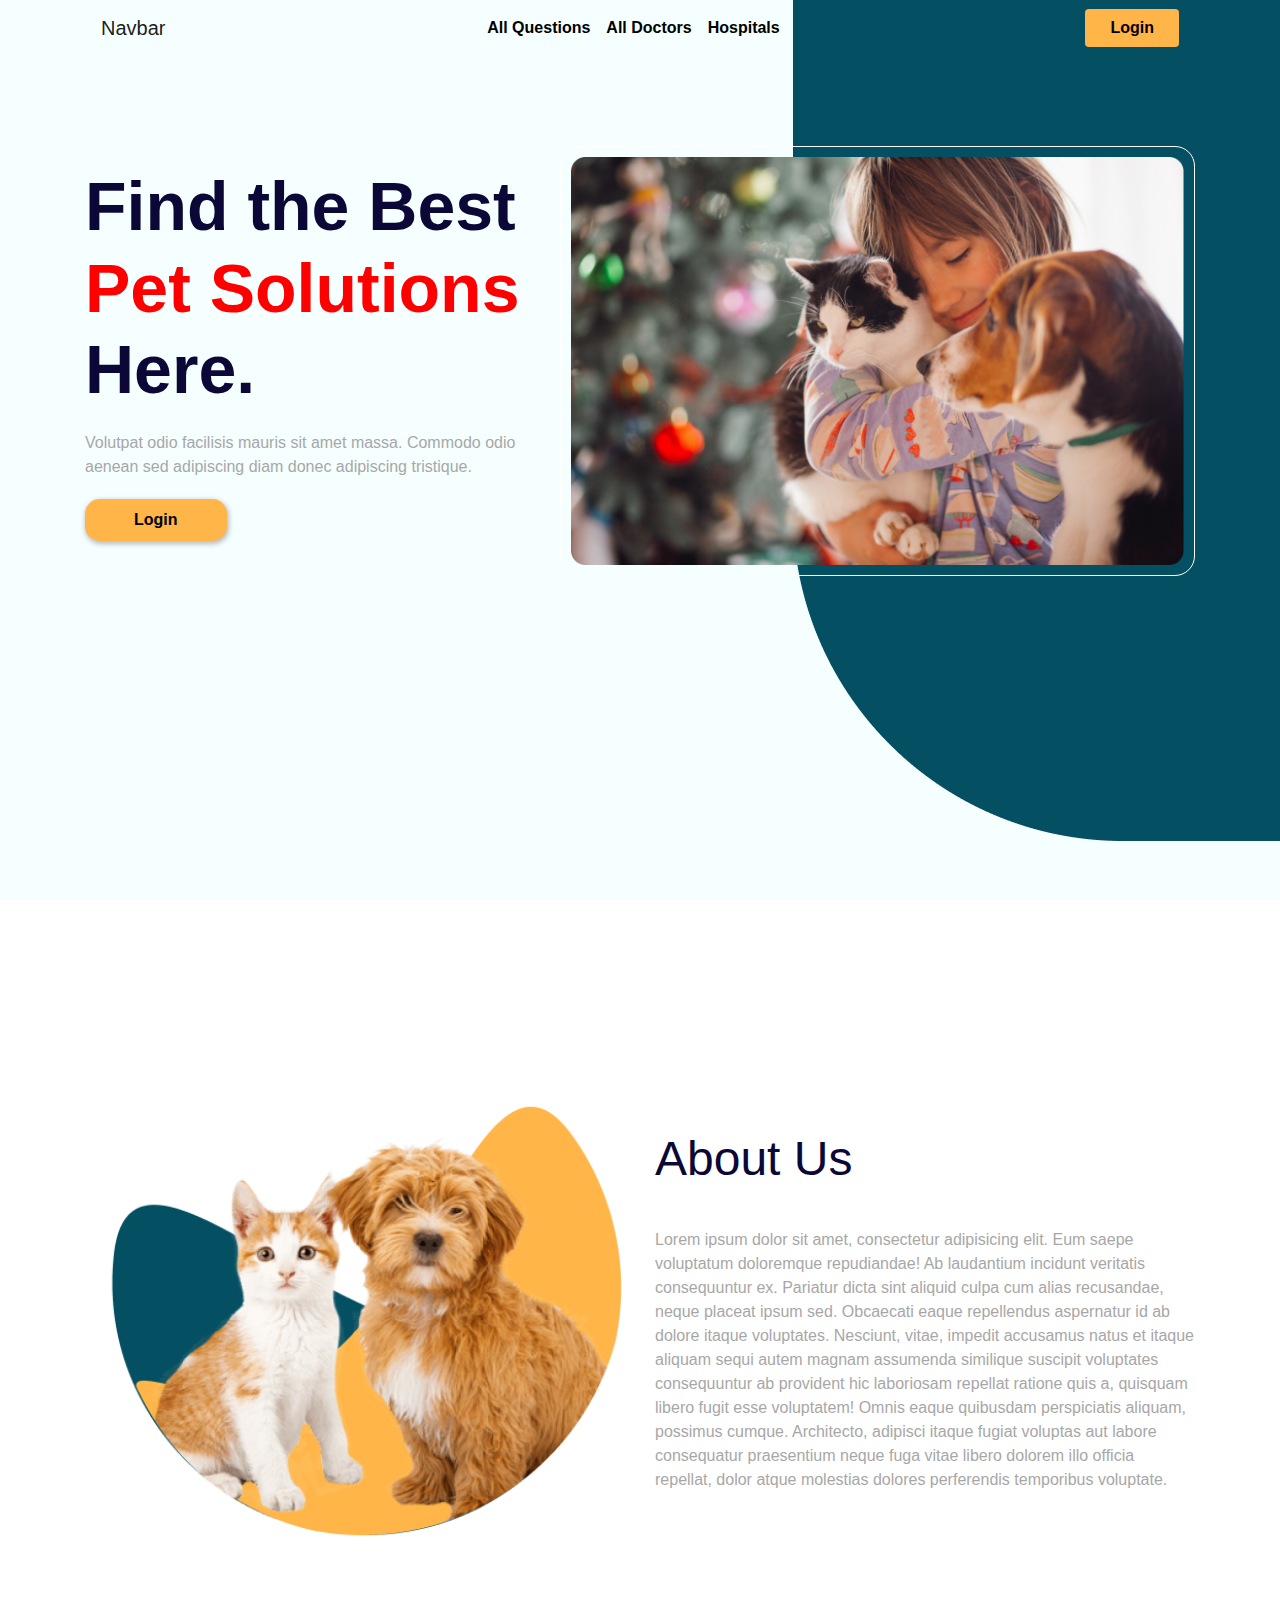
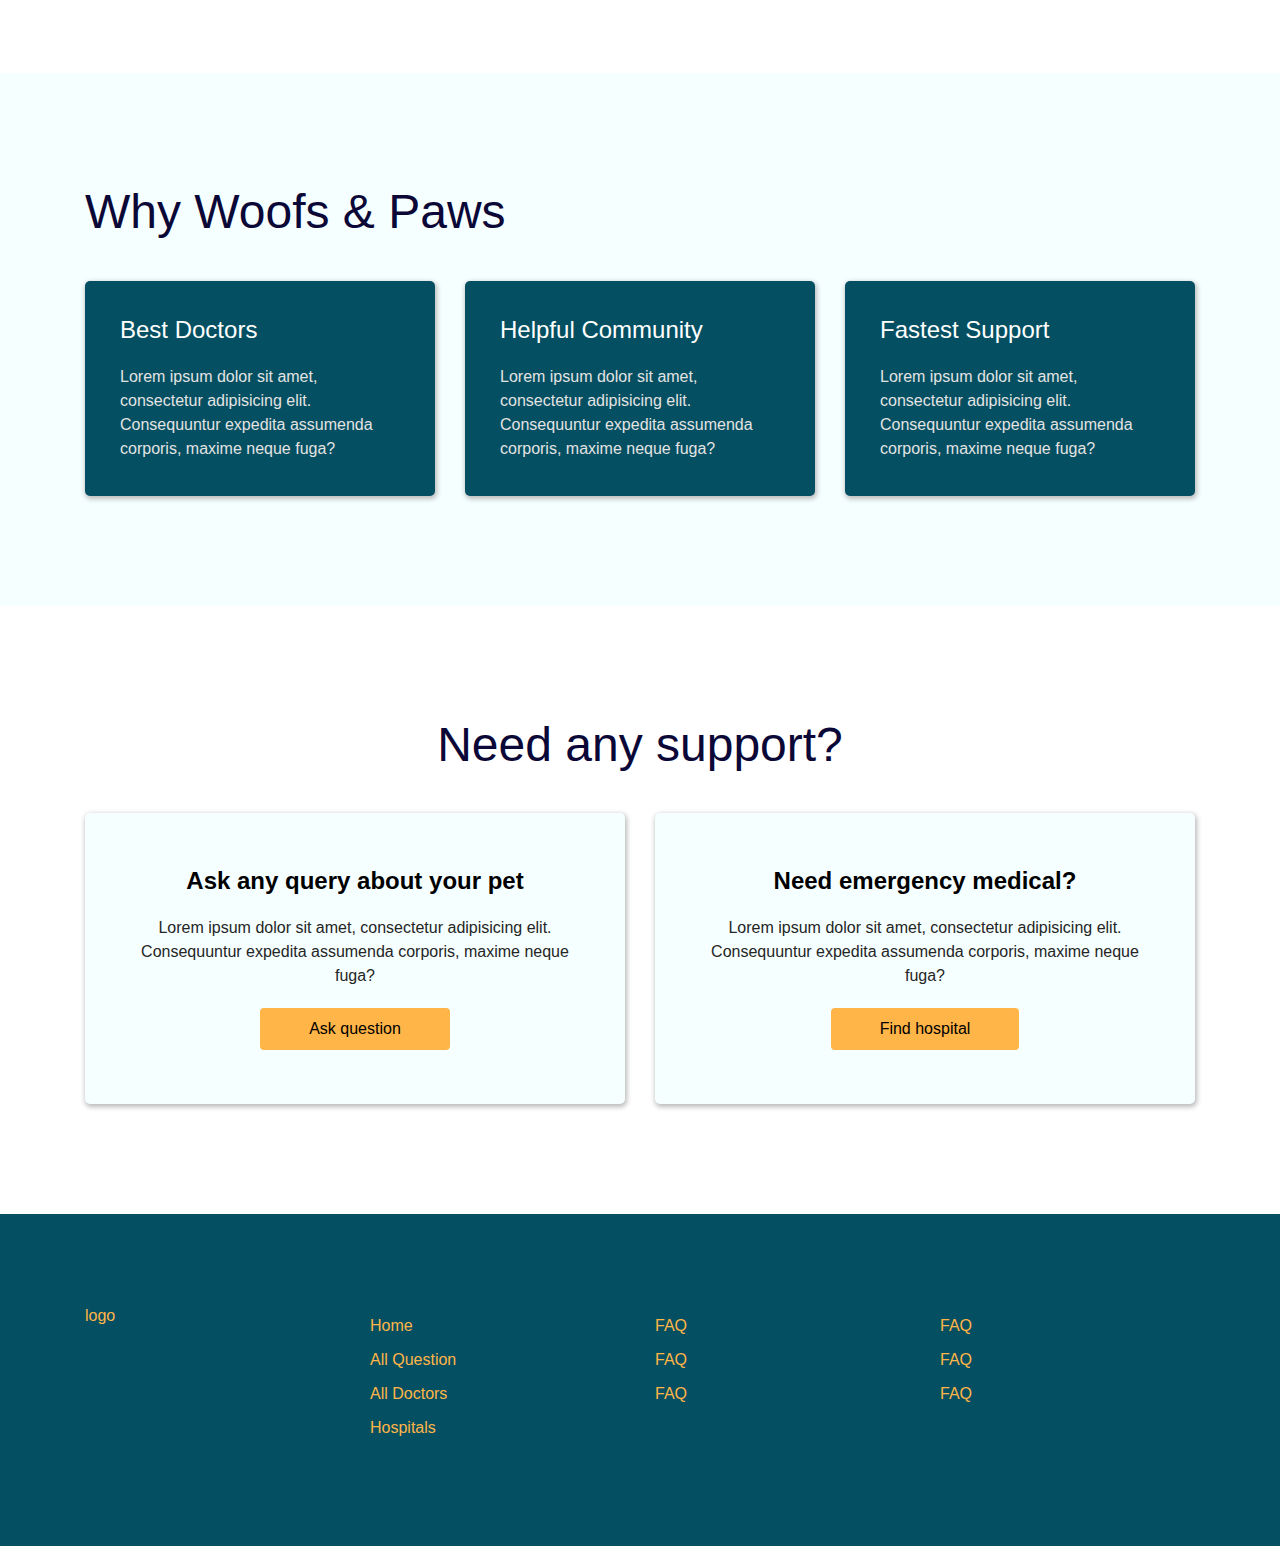
<file: index.html>
<!DOCTYPE html>
<html lang="en">
  <head>
    <meta charset="UTF-8" />
    <meta name="viewport" content="width=device-width, initial-scale=1.0" />
    <title>Woofs&Paws</title>

    <link
      rel="stylesheet"
      href="https://maxcdn.bootstrapcdn.com/bootstrap/4.0.0/css/bootstrap.min.css"
      integrity="sha384-Gn5384xqQ1aoWXA+058RXPxPg6fy4IWvTNh0E263XmFcJlSAwiGgFAW/dAiS6JXm"
      crossorigin="anonymous"
    />
    <link
      rel="stylesheet"
      href="https://cdnjs.cloudflare.com/ajax/libs/font-awesome/5.15.2/css/all.min.css"
      integrity="sha512-HK5fgLBL+xu6dm/Ii3z4xhlSUyZgTT9tuc/hSrtw6uzJOvgRr2a9jyxxT1ely+B+xFAmJKVSTbpM/CuL7qxO8w=="
      crossorigin="anonymous"
    />
    <link rel="stylesheet" href="./resources/css/style.css" />
    <link rel="stylesheet" href="./resources/css/responsive.css" />

    <style>

      .mobile_sell_product_button{
        position:fixed;
        bottom:20px;
        left: 25%;
        right: 25%;
        /* width: 50%; */
        margin: auto;
        padding: auto;
        text-align:center;
        z-index: 999999;
      }
      .button_sell-product{
          height: 32px;
          padding: 10px 20px;
          font-size: 0.85em;
          font-weight: bold;
          color: #fff !important;
          background-color: #6551FF;
          align-items: center;
          justify-content: center;
          white-space: nowrap;
          transition: all 0.2s ease-in-out;
          border-radius: 5px;
        box-shadow: 2px 2px 3px #999;
      }
    </style>
  </head>
  <body>
    <div class="index-header">
      <div class="container">
        <nav class="navbar navbar-expand-lg navbar-light">
          <a class="navbar-brand" href="index.html">Navbar</a>
          <button
            class="navbar-toggler"
            type="button"
            data-toggle="collapse"
            data-target="#navbarTogglerDemo02"
            aria-controls="navbarTogglerDemo02"
            aria-expanded="false"
            aria-label="Toggle navigation"
          >
            <span class="navbar-toggler-icon"></span>
          </button>

          <div class="collapse navbar-collapse" id="navbarTogglerDemo02">
            <ul class="navbar-nav mr-auto ml-auto mt-2 mt-lg-0">
              <li class="nav-item">
                <a class="nav-link" href="all-questions.html">All Questions </a>
              </li>
              <li class="nav-item">
                <a class="nav-link" href="all-doctors.html">All Doctors</a>
              </li>
              <li class="nav-item">
                <a class="nav-link" href="all-hospitals.html">Hospitals</a>
              </li>
            </ul>
            <form class="form-inline my-2 my-lg-0">
              <button class="btn btn-default my-2 my-sm-0 px-4 primary-button">
                Login
              </button>
            </form>
          </div>
        </nav>
      </div>
      <div class="section header-section">
        <div class="container">
          <div class="row">
            <div class="col-md-5">
              <div class="header-section-description">
                <h2 class="header-color">
                  Find the Best
                  <span class="highlight-red">Pet Solutions</span> Here.
                </h2>
                <p class="text-color">
                  Volutpat odio facilisis mauris sit amet massa. Commodo odio
                  aenean sed adipiscing diam donec adipiscing tristique.
                </p>
                <button
                  class="btn btn-default my-2 my-sm-0 px-5 py-2 primary-button"
                >
                  Login
                </button>
              </div>
            </div>
            <div class="col-md-7">
              <div class="header-section-image">
                <img
                  class="img-fluid"
                  src="./resources/images/pretty-girl-embarcing-cat-dog 1.png"
                  alt=""
                />
              </div>
            </div>
          </div>
        </div>
      </div>
    </div>




    <div class="section about-section">
      <div class="container">
        <div class="row">
          <div class="col-md-6">
            <div class="about-img">
              <img src="./resources/images/about-img.png" alt="" />
            </div>
          </div>
          <div class="col-md-6">
            <div class="about-content">
              <h2 class="section-header">About Us</h2>
              <p class="text-color">
                Lorem ipsum dolor sit amet, consectetur adipisicing elit. Eum
                saepe voluptatum doloremque repudiandae! Ab laudantium incidunt
                veritatis consequuntur ex. Pariatur dicta sint aliquid culpa cum
                alias recusandae, neque placeat ipsum sed. Obcaecati eaque
                repellendus aspernatur id ab dolore itaque voluptates. Nesciunt,
                vitae, impedit accusamus natus et itaque aliquam sequi autem
                magnam assumenda similique suscipit voluptates consequuntur ab
                provident hic laboriosam repellat ratione quis a, quisquam
                libero fugit esse voluptatem! Omnis eaque quibusdam perspiciatis
                aliquam, possimus cumque. Architecto, adipisci itaque fugiat
                voluptas aut labore consequatur praesentium neque fuga vitae
                libero dolorem illo officia repellat, dolor atque molestias
                dolores perferendis temporibus voluptate.
              </p>
            </div>
          </div>
        </div>
      </div>
    </div>
    <div class="section why-us-section">
      <div class="container">
        <h2 class="section-header">Why Woofs & Paws</h2>
        <div class="row">
          <div class="col-md-4">
            <div class="why-us-card">
              <h4>
                <i class="fa fa-user-md" aria-hidden="true"></i> Best Doctors
              </h4>
              <p>
                Lorem ipsum dolor sit amet, consectetur adipisicing elit.
                Consequuntur expedita assumenda corporis, maxime neque fuga?
              </p>
            </div>
          </div>
          <div class="col-md-4">
            <div class="why-us-card">
              <h4>
                <i class="fa fa-users" aria-hidden="true"></i> Helpful Community
              </h4>
              <p>
                Lorem ipsum dolor sit amet, consectetur adipisicing elit.
                Consequuntur expedita assumenda corporis, maxime neque fuga?
              </p>
            </div>
          </div>
          <div class="col-md-4">
            <div class="why-us-card">
              <h4><i class="fas fa-clinic-medical"></i> Fastest Support</h4>
              <p>
                Lorem ipsum dolor sit amet, consectetur adipisicing elit.
                Consequuntur expedita assumenda corporis, maxime neque fuga?
              </p>
            </div>
          </div>
        </div>
      </div>
    </div>

    <div class="section need-help-section">
      <div class="container">
        <h2 class="section-header text-center">Need any support?</h2>
        <div class="row">
          <div class="col-md-6">
            <div class="need-help-card">
              <h4>Ask any query about your pet</h4>
              <p>
                Lorem ipsum dolor sit amet, consectetur adipisicing elit.
                Consequuntur expedita assumenda corporis, maxime neque fuga?
              </p>
              <button
                class="btn btn-default my-2 my-sm-0 px-5 py-2 need-help-button"
              >
                Ask question
              </button>
            </div>
          </div>
          <div class="col-md-6">
            <div class="need-help-card">
              <h4>Need emergency medical?</h4>
              <p>
                Lorem ipsum dolor sit amet, consectetur adipisicing elit.
                Consequuntur expedita assumenda corporis, maxime neque fuga?
              </p>
              <button
                class="btn btn-default my-2 my-sm-0 px-5 py-2 need-help-button"
              >
                Find hospital
              </button>
            </div>
          </div>
        </div>
      </div>
    </div>

    <footer>
      <div class="section footer-section">
        <div class="container">
          <div class="row">
            <div class="col-md-3">
              <p>logo</p>
            </div>
            <div class="col-md-3">
              <ul>
                <li>Home</li>
                <li>All Question</li>
                <li>All Doctors</li>
                <li>Hospitals</li>
              </ul>
            </div>
            <div class="col-md-3">
              <ul>
                <li>FAQ</li>
                <li>FAQ</li>
                <li>FAQ</li>
              </ul>
            </div>
            <div class="col-md-3">
              <ul>
                <li>FAQ</li>
                <li>FAQ</li>
                <li>FAQ</li>
              </ul>
            </div>
          </div>
        </div>
      </div>
    </footer>

    <script
      src="https://code.jquery.com/jquery-3.2.1.slim.min.js"
      integrity="sha384-KJ3o2DKtIkvYIK3UENzmM7KCkRr/rE9/Qpg6aAZGJwFDMVNA/GpGFF93hXpG5KkN"
      crossorigin="anonymous"
    ></script>
    <script
      src="https://cdnjs.cloudflare.com/ajax/libs/popper.js/1.12.9/umd/popper.min.js"
      integrity="sha384-ApNbgh9B+Y1QKtv3Rn7W3mgPxhU9K/ScQsAP7hUibX39j7fakFPskvXusvfa0b4Q"
      crossorigin="anonymous"
    ></script>
    <script
      src="https://maxcdn.bootstrapcdn.com/bootstrap/4.0.0/js/bootstrap.min.js"
      integrity="sha384-JZR6Spejh4U02d8jOt6vLEHfe/JQGiRRSQQxSfFWpi1MquVdAyjUar5+76PVCmYl"
      crossorigin="anonymous"
    ></script>
  </body>
</html>
</file>
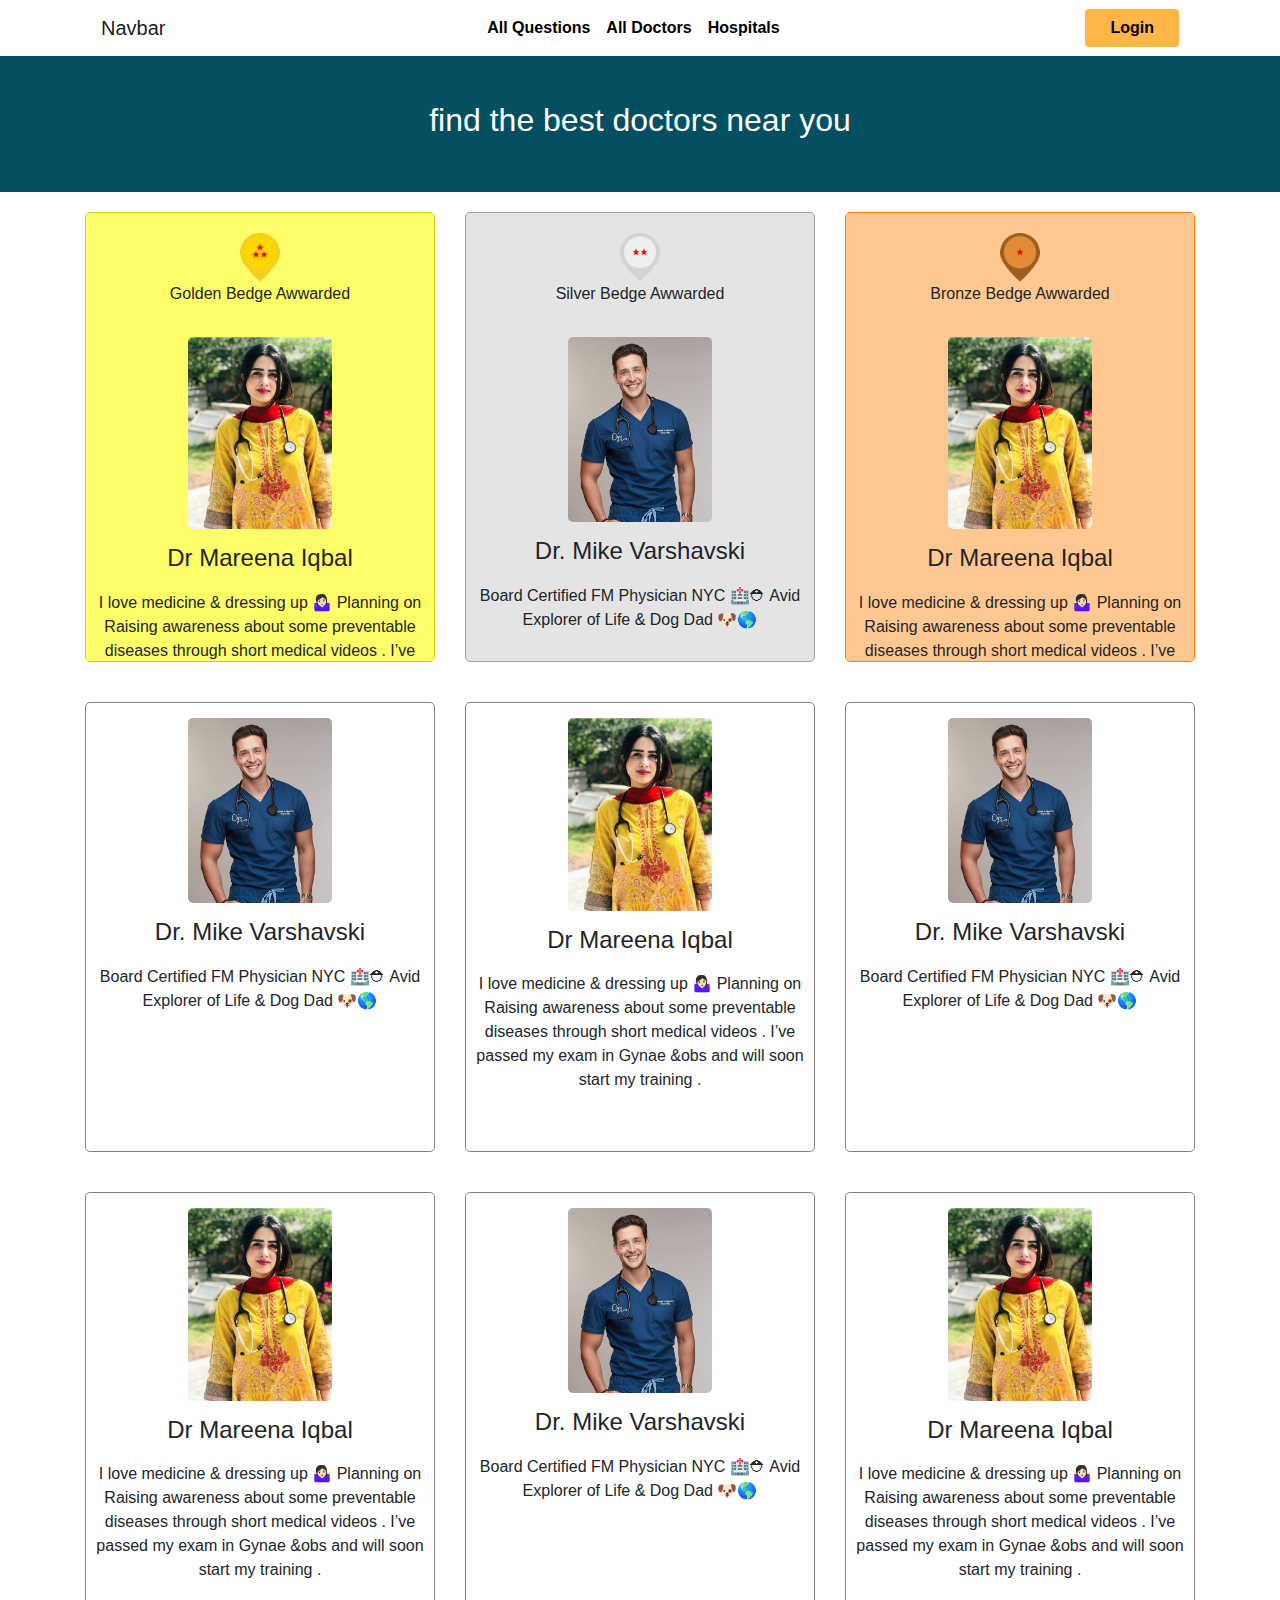
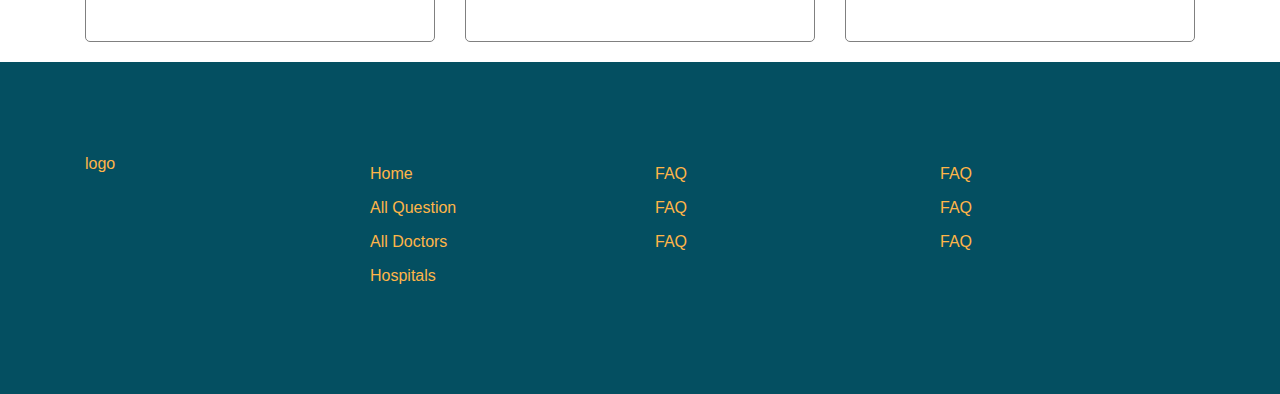
<file: all-doctors.html>
<!DOCTYPE html>
<html lang="en">
  <head>
    <meta charset="UTF-8" />
    <meta name="viewport" content="width=device-width, initial-scale=1.0" />
    <title>Woofs&Paws</title>
    <link
      rel="stylesheet"
      href="https://maxcdn.bootstrapcdn.com/bootstrap/4.0.0/css/bootstrap.min.css"
      integrity="sha384-Gn5384xqQ1aoWXA+058RXPxPg6fy4IWvTNh0E263XmFcJlSAwiGgFAW/dAiS6JXm"
      crossorigin="anonymous"
    />
    <link
      rel="stylesheet"
      href="https://cdnjs.cloudflare.com/ajax/libs/font-awesome/5.15.2/css/all.min.css"
      integrity="sha512-HK5fgLBL+xu6dm/Ii3z4xhlSUyZgTT9tuc/hSrtw6uzJOvgRr2a9jyxxT1ely+B+xFAmJKVSTbpM/CuL7qxO8w=="
      crossorigin="anonymous"
    />
    <link rel="stylesheet" href="./resources/css/style.css" />
    <link rel="stylesheet" href="./resources/css/responsive.css" />
  </head>
  <body>
    <div class="header">
      <div class="container">
        <nav class="navbar navbar-expand-lg navbar-light">
          <a class="navbar-brand" href="index.html">Navbar</a>
          <button
            class="navbar-toggler"
            type="button"
            data-toggle="collapse"
            data-target="#navbarTogglerDemo02"
            aria-controls="navbarTogglerDemo02"
            aria-expanded="false"
            aria-label="Toggle navigation"
          >
            <span class="navbar-toggler-icon"></span>
          </button>

          <div class="collapse navbar-collapse" id="navbarTogglerDemo02">
            <ul class="navbar-nav mr-auto ml-auto mt-2 mt-lg-0">
              <li class="nav-item">
                <a class="nav-link" href="all-questions.html">All Questions </a>
              </li>
              <li class="nav-item">
                <a class="nav-link" href="all-doctors.html">All Doctors</a>
              </li>
              <li class="nav-item">
                <a class="nav-link" href="all-hospitals.html">Hospitals</a>
              </li>
            </ul>
            <form class="form-inline my-2 my-lg-0">
              <button class="btn btn-default my-2 my-sm-0 px-4 primary-button">
                Login
              </button>
            </form>
          </div>
        </nav>
      </div>
      <div class="title-section">
        <h2>find the best doctors near you</h2>
      </div>
    </div>

    <div class="all-doctors">
      <div class="container">
        <div class="row">
          <div class="col-md-4">
            <div class="doctor-card gold-doc">
              <div class="doctor-badge">
                <img class="bedge" src="./resources/images/gold.png" alt="">
                <p>Golden Bedge Awwarded</p>
              </div>
              <div class="doc-img">
                <img src="./resources/images/doc-2.png" alt="" />
              </div>
              <h4 class="doc-name">Dr Mareena Iqbal</h4>
              
              <p class="doc-description">
                I love medicine & dressing up 🤷🏻‍♀️ Planning on Raising awareness
                about some preventable diseases through short medical videos .
                I’ve passed my exam in Gynae &obs and will soon start my
                training .
              </p>
            </div>
          </div>

          <div class="col-md-4">
            <div class="doctor-card silver-doc">
              <div class="doctor-badge">
                <img class="bedge" src="./resources/images/silver.png" alt="">
                <p>Silver Bedge Awwarded</p>
              </div>
              <div class="doc-img">
                <img src="./resources/images/doc-1.png" alt="" />
              </div>
              <h4 class="doc-name">Dr. Mike Varshavski</h4>
              <p class="doc-description">
                Board Certified FM Physician NYC 🏥⛑ Avid Explorer of Life & Dog
                Dad 🐶🌎
              </p>
            </div>
          </div>

          <div class="col-md-4">
            <div class="doctor-card bronze-doc">
              <div class="doctor-badge">
                <img class="bedge" src="./resources/images/bronze.png" alt="">
                <p>Bronze Bedge Awwarded</p>
              </div>
              <div class="doc-img">
                <img src="./resources/images/doc-2.png" alt="" />
              </div>
              <h4 class="doc-name">Dr Mareena Iqbal</h4>
              <p class="doc-description">
                I love medicine & dressing up 🤷🏻‍♀️ Planning on Raising awareness
                about some preventable diseases through short medical videos .
                I’ve passed my exam in Gynae &obs and will soon start my
                training .
              </p>
            </div>
          </div>

          <div class="col-md-4">
            <div class="doctor-card">
              <div class="doc-img">
                <img src="./resources/images/doc-1.png" alt="" />
              </div>
              <h4 class="doc-name">Dr. Mike Varshavski</h4>
              <p class="doc-description">
                Board Certified FM Physician NYC 🏥⛑ Avid Explorer of Life & Dog
                Dad 🐶🌎
              </p>
            </div>
          </div>

          <div class="col-md-4">
            <div class="doctor-card">
              <div class="doc-img">
                <img src="./resources/images/doc-2.png" alt="" />
              </div>
              <h4 class="doc-name">Dr Mareena Iqbal</h4>
              <p class="doc-description">
                I love medicine & dressing up 🤷🏻‍♀️ Planning on Raising awareness
                about some preventable diseases through short medical videos .
                I’ve passed my exam in Gynae &obs and will soon start my
                training .
              </p>
            </div>
          </div>

          <div class="col-md-4">
            <div class="doctor-card">
              <div class="doc-img">
                <img src="./resources/images/doc-1.png" alt="" />
              </div>
              <h4 class="doc-name">Dr. Mike Varshavski</h4>
              <p class="doc-description">
                Board Certified FM Physician NYC 🏥⛑ Avid Explorer of Life & Dog
                Dad 🐶🌎
              </p>
            </div>
          </div>

          <div class="col-md-4">
            <div class="doctor-card">
              <div class="doc-img">
                <img src="./resources/images/doc-2.png" alt="" />
              </div>
              <h4 class="doc-name">Dr Mareena Iqbal</h4>
              <p class="doc-description">
                I love medicine & dressing up 🤷🏻‍♀️ Planning on Raising awareness
                about some preventable diseases through short medical videos .
                I’ve passed my exam in Gynae &obs and will soon start my
                training .
              </p>
            </div>
          </div>

          <div class="col-md-4">
            <div class="doctor-card">
              <div class="doc-img">
                <img src="./resources/images/doc-1.png" alt="" />
              </div>
              <h4 class="doc-name">Dr. Mike Varshavski</h4>
              <p class="doc-description">
                Board Certified FM Physician NYC 🏥⛑ Avid Explorer of Life & Dog
                Dad 🐶🌎
              </p>
            </div>
          </div>

          <div class="col-md-4">
            <div class="doctor-card">
              <div class="doc-img">
                <img src="./resources/images/doc-2.png" alt="" />
              </div>
              <h4 class="doc-name">Dr Mareena Iqbal</h4>
              <p class="doc-description">
                I love medicine & dressing up 🤷🏻‍♀️ Planning on Raising awareness
                about some preventable diseases through short medical videos .
                I’ve passed my exam in Gynae &obs and will soon start my
                training .
              </p>
            </div>
          </div>
        </div>
      </div>
    </div>

    <footer>
      <div class="section footer-section">
        <div class="container">
          <div class="row">
            <div class="col-md-3">
              <p>logo</p>
            </div>
            <div class="col-md-3">
              <ul>
                <li>Home</li>
                <li>All Question</li>
                <li>All Doctors</li>
                <li>Hospitals</li>
              </ul>
            </div>
            <div class="col-md-3">
              <ul>
                <li>FAQ</li>
                <li>FAQ</li>
                <li>FAQ</li>
              </ul>
            </div>
            <div class="col-md-3">
              <ul>
                <li>FAQ</li>
                <li>FAQ</li>
                <li>FAQ</li>
              </ul>
            </div>
          </div>
        </div>
      </div>
    </footer>

    <script
      src="https://code.jquery.com/jquery-3.2.1.slim.min.js"
      integrity="sha384-KJ3o2DKtIkvYIK3UENzmM7KCkRr/rE9/Qpg6aAZGJwFDMVNA/GpGFF93hXpG5KkN"
      crossorigin="anonymous"
    ></script>
    <script
      src="https://cdnjs.cloudflare.com/ajax/libs/popper.js/1.12.9/umd/popper.min.js"
      integrity="sha384-ApNbgh9B+Y1QKtv3Rn7W3mgPxhU9K/ScQsAP7hUibX39j7fakFPskvXusvfa0b4Q"
      crossorigin="anonymous"
    ></script>
    <script
      src="https://maxcdn.bootstrapcdn.com/bootstrap/4.0.0/js/bootstrap.min.js"
      integrity="sha384-JZR6Spejh4U02d8jOt6vLEHfe/JQGiRRSQQxSfFWpi1MquVdAyjUar5+76PVCmYl"
      crossorigin="anonymous"
    ></script>
  </body>
</html>
</file>
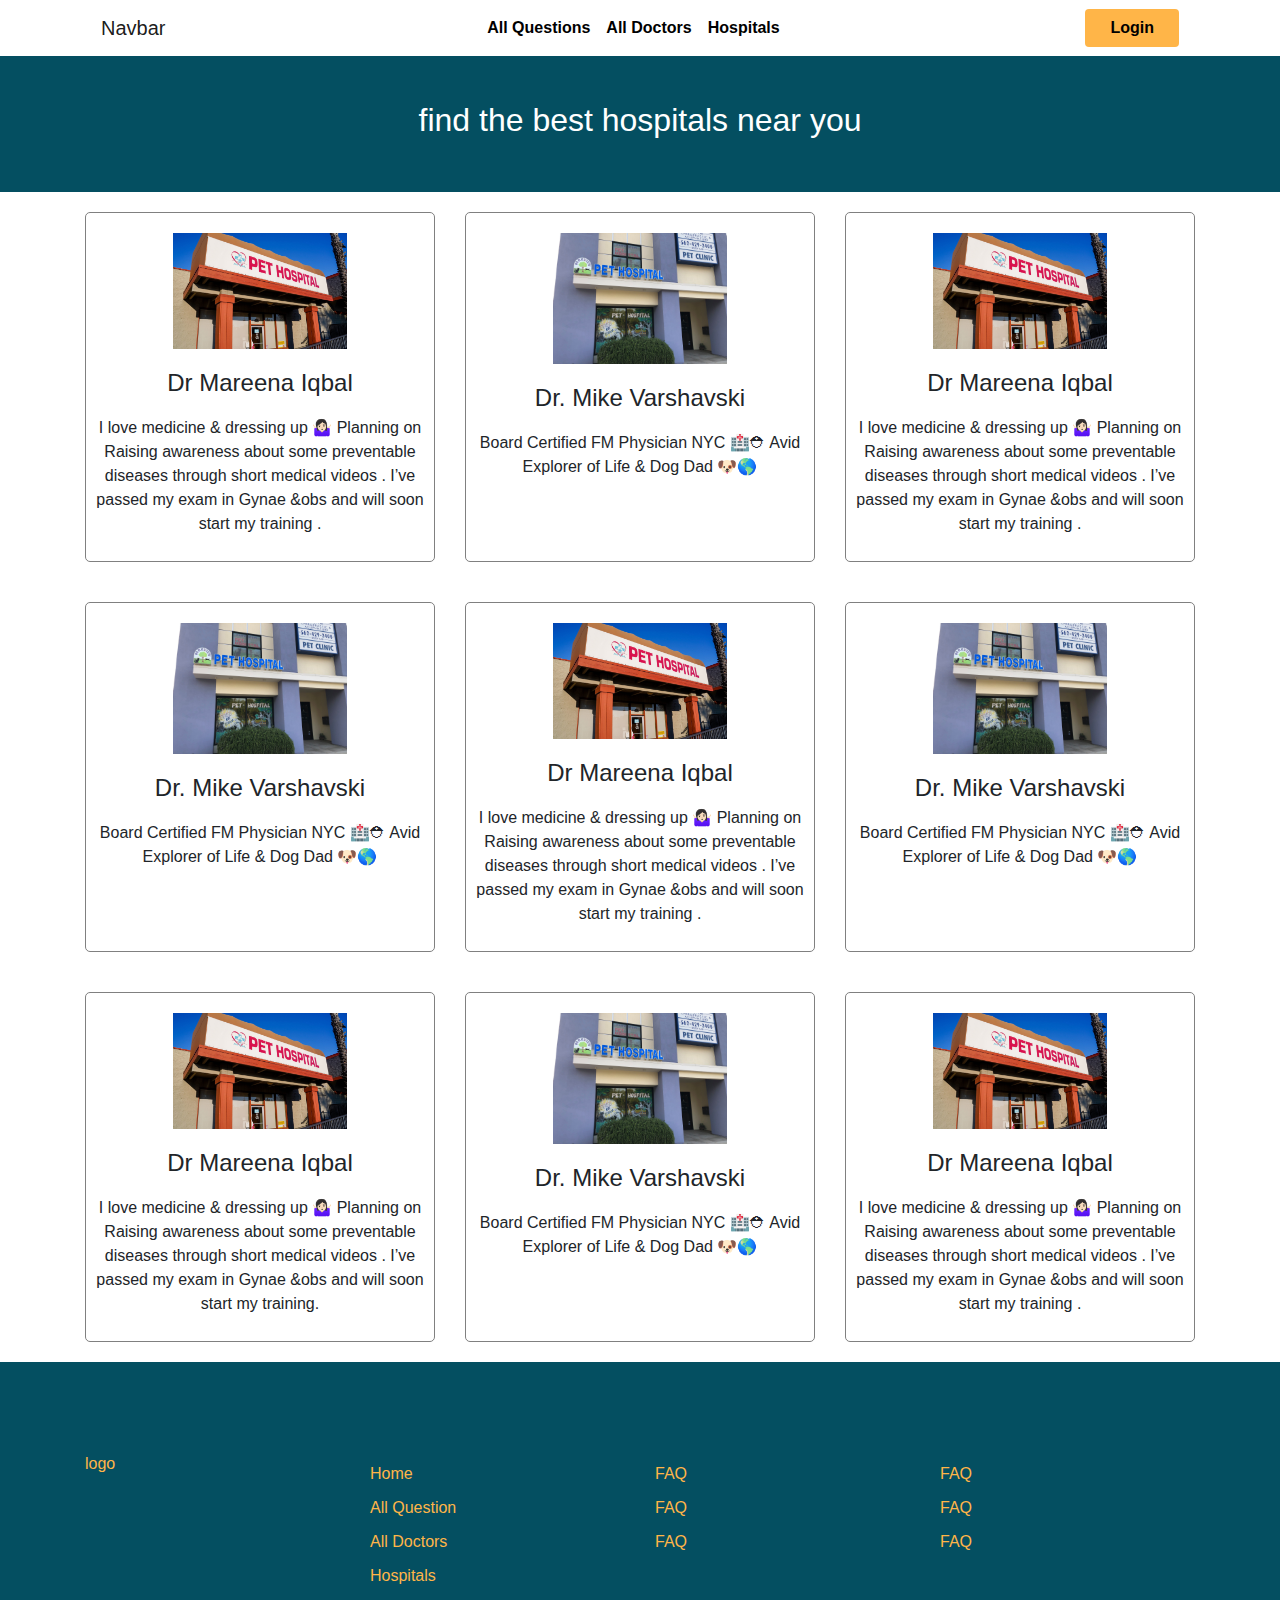
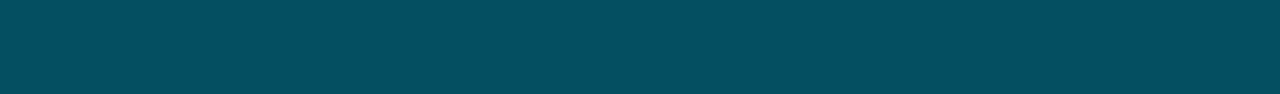
<file: all-hospitals.html>
<!DOCTYPE html>
<html lang="en">
  <head>
    <meta charset="UTF-8" />
    <meta name="viewport" content="width=device-width, initial-scale=1.0" />
    <title>Woofs&Paws</title>

    <link
      rel="stylesheet"
      href="https://maxcdn.bootstrapcdn.com/bootstrap/4.0.0/css/bootstrap.min.css"
      integrity="sha384-Gn5384xqQ1aoWXA+058RXPxPg6fy4IWvTNh0E263XmFcJlSAwiGgFAW/dAiS6JXm"
      crossorigin="anonymous"
    />
    <link
      rel="stylesheet"
      href="https://cdnjs.cloudflare.com/ajax/libs/font-awesome/5.15.2/css/all.min.css"
      integrity="sha512-HK5fgLBL+xu6dm/Ii3z4xhlSUyZgTT9tuc/hSrtw6uzJOvgRr2a9jyxxT1ely+B+xFAmJKVSTbpM/CuL7qxO8w=="
      crossorigin="anonymous"
    />
    <link rel="stylesheet" href="./resources/css/style.css" />
    <link rel="stylesheet" href="./resources/css/responsive.css" />
  </head>
  <body>
    <div class="header">
      <div class="container">
        <nav class="navbar navbar-expand-lg navbar-light">
          <a class="navbar-brand" href="index.html">Navbar</a>
          <button
            class="navbar-toggler"
            type="button"
            data-toggle="collapse"
            data-target="#navbarTogglerDemo02"
            aria-controls="navbarTogglerDemo02"
            aria-expanded="false"
            aria-label="Toggle navigation"
          >
            <span class="navbar-toggler-icon"></span>
          </button>

          <div class="collapse navbar-collapse" id="navbarTogglerDemo02">
            <ul class="navbar-nav mr-auto ml-auto mt-2 mt-lg-0">
              <li class="nav-item">
                <a class="nav-link" href="all-questions.html">All Questions </a>
              </li>
              <li class="nav-item">
                <a class="nav-link" href="all-doctors.html">All Doctors</a>
              </li>
              <li class="nav-item">
                <a class="nav-link" href="all-hospitals.html">Hospitals</a>
              </li>
            </ul>
            <form class="form-inline my-2 my-lg-0">
              <button class="btn btn-default my-2 my-sm-0 px-4 primary-button">
                Login
              </button>
            </form>
          </div>
        </nav>
      </div>
      <div class="title-section">
        <h2>find the best hospitals near you</h2>
      </div>
    </div>
    
    

    <div class="all-hospitals">
        <div class="container">
          <div class="row">
            <div class="col-md-4">
              <div class="hospital-card">
                <div class="hospital-img">
                  <img src="./resources/images/pet-hospital-2.jpg" alt="" />
                </div>
                <h4 class="doc-name">Dr Mareena Iqbal</h4>
                <p class="hospital-description">
                  I love medicine & dressing up 🤷🏻‍♀️ Planning on Raising awareness
                  about some preventable diseases through short medical videos .
                  I’ve passed my exam in Gynae &obs and will soon start my
                  training .
                </p>
              </div>
            </div>
  
            <div class="col-md-4">
              <div class="hospital-card">
                <div class="hospital-img">
                  <img src="./resources/images/pet-hospital.jpeg" alt="" />
                </div>
                <h4 class="doc-name">Dr. Mike Varshavski</h4>
                <p class="hospital-description">
                  Board Certified FM Physician NYC 🏥⛑ Avid Explorer of Life & Dog
                  Dad 🐶🌎
                </p>
              </div>
            </div>
  
            <div class="col-md-4">
              <div class="hospital-card">
                <div class="hospital-img">
                  <img src="./resources/images/pet-hospital-2.jpg" alt="" />
                </div>
                <h4 class="doc-name">Dr Mareena Iqbal</h4>
                <p class="hospital-description">
                  I love medicine & dressing up 🤷🏻‍♀️ Planning on Raising awareness
                  about some preventable diseases through short medical videos .
                  I’ve passed my exam in Gynae &obs and will soon start my
                  training .
                </p>
              </div>
            </div>
  
            <div class="col-md-4">
              <div class="hospital-card">
                <div class="hospital-img">
                  <img src="./resources/images/pet-hospital.jpeg" alt="" />
                </div>
                <h4 class="doc-name">Dr. Mike Varshavski</h4>
                <p class="hospital-description">
                  Board Certified FM Physician NYC 🏥⛑ Avid Explorer of Life & Dog
                  Dad 🐶🌎
                </p>
              </div>
            </div>
  
            <div class="col-md-4">
              <div class="hospital-card">
                <div class="hospital-img">
                  <img src="./resources/images/pet-hospital-2.jpg" alt="" />
                </div>
                <h4 class="doc-name">Dr Mareena Iqbal</h4>
                <p class="hospital-description">
                  I love medicine & dressing up 🤷🏻‍♀️ Planning on Raising awareness
                  about some preventable diseases through short medical videos .
                  I’ve passed my exam in Gynae &obs and will soon start my
                  training .
                </p>
              </div>
            </div>
  
            <div class="col-md-4">
              <div class="hospital-card">
                <div class="hospital-img">
                  <img src="./resources/images/pet-hospital.jpeg" alt="" />
                </div>
                <h4 class="doc-name">Dr. Mike Varshavski</h4>
                <p class="hospital-description">
                  Board Certified FM Physician NYC 🏥⛑ Avid Explorer of Life & Dog
                  Dad 🐶🌎
                </p>
              </div>
            </div>
  
            <div class="col-md-4">
              <div class="hospital-card">
                <div class="hospital-img">
                  <img src="./resources/images/pet-hospital-2.jpg" alt="" />
                </div>
                <h4 class="doc-name">Dr Mareena Iqbal</h4>
                <p class="hospital-description">
                  I love medicine & dressing up 🤷🏻‍♀️ Planning on Raising awareness
                  about some preventable diseases through short medical videos .
                  I’ve passed my exam in Gynae &obs and will soon start my
                  training.
                </p>
              </div>
            </div>

            <div class="col-md-4">
              <div class="hospital-card">
                <div class="hospital-img">
                  <img src="./resources/images/pet-hospital.jpeg" alt="" />
                </div>
                <h4 class="doc-name">Dr. Mike Varshavski</h4>
                <p class="hospital-description">
                  Board Certified FM Physician NYC 🏥⛑ Avid Explorer of Life & Dog
                  Dad 🐶🌎
                </p>
              </div>
            </div>
  
            <div class="col-md-4">
              <div class="hospital-card">
                <div class="hospital-img">
                  <img src="./resources/images/pet-hospital-2.jpg" alt="" />
                </div>
                <h4 class="doc-name">Dr Mareena Iqbal</h4>
                <p class="hospital-description">
                  I love medicine & dressing up 🤷🏻‍♀️ Planning on Raising awareness
                  about some preventable diseases through short medical videos .
                  I’ve passed my exam in Gynae &obs and will soon start my
                  training .
                </p>
              </div>
            </div>
          </div>
        </div>
      </div>

    <footer>
      <div class="section footer-section">
        <div class="container">
          <div class="row">
            <div class="col-md-3">
              <p>logo</p>
            </div>
            <div class="col-md-3">
              <ul>
                <li>Home</li>
                <li>All Question</li>
                <li>All Doctors</li>
                <li>Hospitals</li>
              </ul>
            </div>
            <div class="col-md-3">
              <ul>
                <li>FAQ</li>
                <li>FAQ</li>
                <li>FAQ</li>
              </ul>
            </div>
            <div class="col-md-3">
              <ul>
                <li>FAQ</li>
                <li>FAQ</li>
                <li>FAQ</li>
              </ul>
            </div>
          </div>
        </div>
      </div>
    </footer>

    <script
      src="https://code.jquery.com/jquery-3.2.1.slim.min.js"
      integrity="sha384-KJ3o2DKtIkvYIK3UENzmM7KCkRr/rE9/Qpg6aAZGJwFDMVNA/GpGFF93hXpG5KkN"
      crossorigin="anonymous"
    ></script>
    <script
      src="https://cdnjs.cloudflare.com/ajax/libs/popper.js/1.12.9/umd/popper.min.js"
      integrity="sha384-ApNbgh9B+Y1QKtv3Rn7W3mgPxhU9K/ScQsAP7hUibX39j7fakFPskvXusvfa0b4Q"
      crossorigin="anonymous"
    ></script>
    <script
      src="https://maxcdn.bootstrapcdn.com/bootstrap/4.0.0/js/bootstrap.min.js"
      integrity="sha384-JZR6Spejh4U02d8jOt6vLEHfe/JQGiRRSQQxSfFWpi1MquVdAyjUar5+76PVCmYl"
      crossorigin="anonymous"
    ></script>
  </body>
</html>
</file>
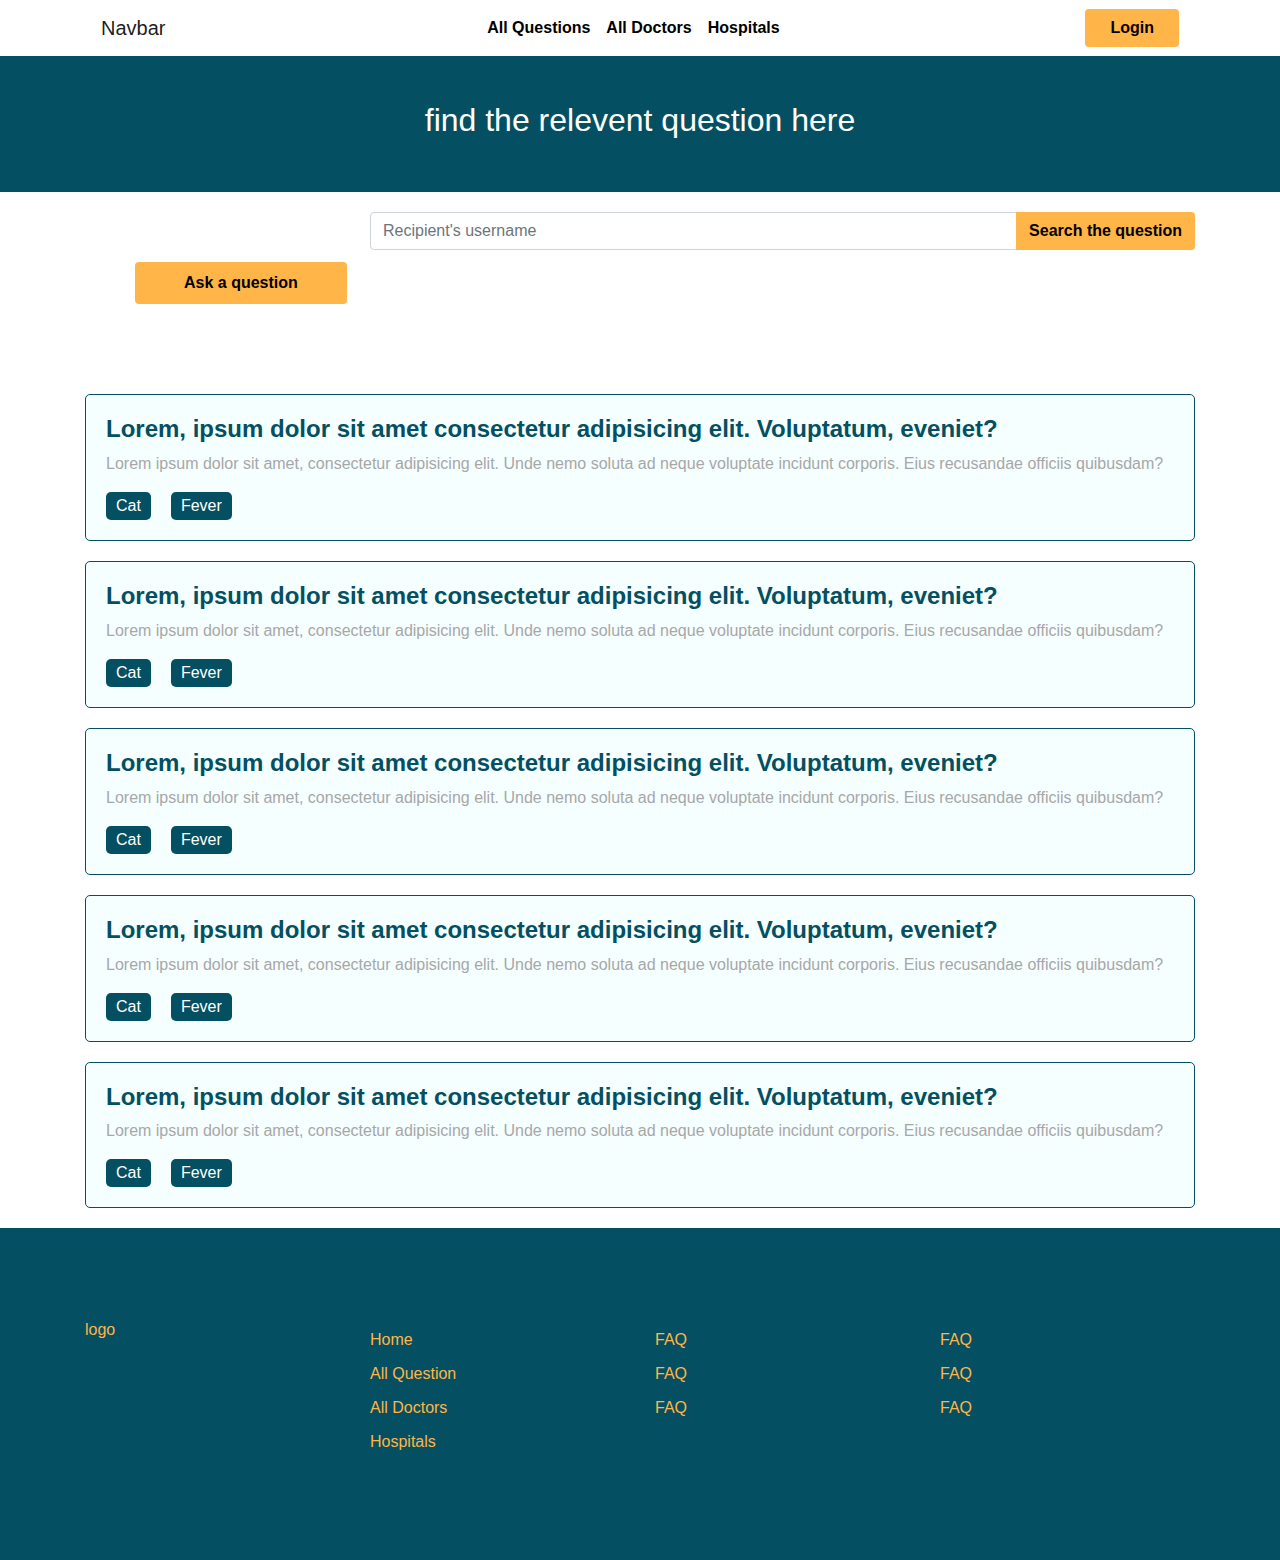
<file: all-questions.html>
<!DOCTYPE html>
<html lang="en">
  <head>
    <meta charset="UTF-8" />
    <meta name="viewport" content="width=device-width, initial-scale=1.0" />
    <title>Woofs&Paws</title>
    <link
      rel="stylesheet"
      href="https://maxcdn.bootstrapcdn.com/bootstrap/4.0.0/css/bootstrap.min.css"
      integrity="sha384-Gn5384xqQ1aoWXA+058RXPxPg6fy4IWvTNh0E263XmFcJlSAwiGgFAW/dAiS6JXm"
      crossorigin="anonymous"
    />
    <link
      rel="stylesheet"
      href="https://cdnjs.cloudflare.com/ajax/libs/font-awesome/5.15.2/css/all.min.css"
      integrity="sha512-HK5fgLBL+xu6dm/Ii3z4xhlSUyZgTT9tuc/hSrtw6uzJOvgRr2a9jyxxT1ely+B+xFAmJKVSTbpM/CuL7qxO8w=="
      crossorigin="anonymous"
    />
    <link rel="stylesheet" href="./resources/css/style.css" />
    <link rel="stylesheet" href="./resources/css/responsive.css" />
  </head>
  <body>
    <div class="header">
      <div class="container">
        <nav class="navbar navbar-expand-lg navbar-light">
          <a class="navbar-brand" href="index.html">Navbar</a>
          <button
            class="navbar-toggler"
            type="button"
            data-toggle="collapse"
            data-target="#navbarTogglerDemo02"
            aria-controls="navbarTogglerDemo02"
            aria-expanded="false"
            aria-label="Toggle navigation"
          >
            <span class="navbar-toggler-icon"></span>
          </button>

          <div class="collapse navbar-collapse" id="navbarTogglerDemo02">
            <ul class="navbar-nav mr-auto ml-auto mt-2 mt-lg-0">
              <li class="nav-item">
                <a class="nav-link" href="all-questions.html">All Questions </a>
              </li>
              <li class="nav-item">
                <a class="nav-link" href="all-doctors.html">All Doctors</a>
              </li>
              <li class="nav-item">
                <a class="nav-link" href="all-hospitals.html">Hospitals</a>
              </li>
            </ul>
            <form class="form-inline my-2 my-lg-0">
              <button class="btn btn-default my-2 my-sm-0 px-4 primary-button">
                Login
              </button>
            </form>
          </div>
        </nav>
      </div>
      <div class="title-section">
        <h2>find the relevent question here</h2>
      </div>
    </div>

    <div class="all-questions">
      <div class="container">
        <div class="question-query">
          <div class="row">
            <div class="col-lg-3 col-md-4 col-sm-12 col-xs-12">
              <div class="ask-question">
                <button
                  type="button"
                  class="btn btn-default my-2 my-sm-0 px-5 py-2 mb-4 mt-4 primary-button"
                >
                  Ask a question
                </button>
              </div>
            </div>
            <div class="col-lg-9 col-md-8 col-sm-12 col-xs-12">
              <div class="find-question">
                <div class="input-group">
                  <input
                    type="text"
                    class="form-control"
                    placeholder="Recipient's username"
                    aria-label="Recipient's username"
                    aria-describedby="basic-addon2"
                  />
                  <div class="input-group-append">
                    <button class="btn primary-button" type="button">
                      Search the question
                    </button>
                  </div>
                </div>
              </div>
            </div>
          </div>
        </div>

        <div class="question-list">
          <div class="single-question">
            <a href="">
              <div class="single-question-title">
                <h4>
                  Lorem, ipsum dolor sit amet consectetur adipisicing elit.
                  Voluptatum, eveniet?
                </h4>
              </div>
              <div class="single-question-body">
                <p>
                  Lorem ipsum dolor sit amet, consectetur adipisicing elit. Unde
                  nemo soluta ad neque voluptate incidunt corporis. Eius
                  recusandae officiis quibusdam?
                </p>
              </div>
              <div class="single-question-tags">
                <p class="single-tag">Cat</p>
                <p class="single-tag">Fever</p>
              </div>
            </a>
          </div>
          <div class="single-question">
            <a href="">
              <div class="single-question-title">
                <h4>
                  Lorem, ipsum dolor sit amet consectetur adipisicing elit.
                  Voluptatum, eveniet?
                </h4>
              </div>
              <div class="single-question-body">
                <p>
                  Lorem ipsum dolor sit amet, consectetur adipisicing elit. Unde
                  nemo soluta ad neque voluptate incidunt corporis. Eius
                  recusandae officiis quibusdam?
                </p>
              </div>
              <div class="single-question-tags">
                <p class="single-tag">Cat</p>
                <p class="single-tag">Fever</p>
              </div>
            </a>
          </div>
          <div class="single-question">
            <a href="">
              <div class="single-question-title">
                <h4>
                  Lorem, ipsum dolor sit amet consectetur adipisicing elit.
                  Voluptatum, eveniet?
                </h4>
              </div>
              <div class="single-question-body">
                <p>
                  Lorem ipsum dolor sit amet, consectetur adipisicing elit. Unde
                  nemo soluta ad neque voluptate incidunt corporis. Eius
                  recusandae officiis quibusdam?
                </p>
              </div>
              <div class="single-question-tags">
                <p class="single-tag">Cat</p>
                <p class="single-tag">Fever</p>
              </div>
            </a>
          </div>
          <div class="single-question">
            <a href="">
              <div class="single-question-title">
                <h4>
                  Lorem, ipsum dolor sit amet consectetur adipisicing elit.
                  Voluptatum, eveniet?
                </h4>
              </div>
              <div class="single-question-body">
                <p>
                  Lorem ipsum dolor sit amet, consectetur adipisicing elit. Unde
                  nemo soluta ad neque voluptate incidunt corporis. Eius
                  recusandae officiis quibusdam?
                </p>
              </div>
              <div class="single-question-tags">
                <p class="single-tag">Cat</p>
                <p class="single-tag">Fever</p>
              </div>
            </a>
          </div>
          <div class="single-question">
            <a href="">
              <div class="single-question-title">
                <h4>
                  Lorem, ipsum dolor sit amet consectetur adipisicing elit.
                  Voluptatum, eveniet?
                </h4>
              </div>
              <div class="single-question-body">
                <p>
                  Lorem ipsum dolor sit amet, consectetur adipisicing elit. Unde
                  nemo soluta ad neque voluptate incidunt corporis. Eius
                  recusandae officiis quibusdam?
                </p>
              </div>
              <div class="single-question-tags">
                <p class="single-tag">Cat</p>
                <p class="single-tag">Fever</p>
              </div>
            </a>
          </div>
        </div>
      </div>
    </div>

    <footer>
      <div class="section footer-section">
        <div class="container">
          <div class="row">
            <div class="col-md-3">
              <p>logo</p>
            </div>
            <div class="col-md-3">
              <ul>
                <li>Home</li>
                <li>All Question</li>
                <li>All Doctors</li>
                <li>Hospitals</li>
              </ul>
            </div>
            <div class="col-md-3">
              <ul>
                <li>FAQ</li>
                <li>FAQ</li>
                <li>FAQ</li>
              </ul>
            </div>
            <div class="col-md-3">
              <ul>
                <li>FAQ</li>
                <li>FAQ</li>
                <li>FAQ</li>
              </ul>
            </div>
          </div>
        </div>
      </div>
    </footer>

    <script
      src="https://code.jquery.com/jquery-3.2.1.slim.min.js"
      integrity="sha384-KJ3o2DKtIkvYIK3UENzmM7KCkRr/rE9/Qpg6aAZGJwFDMVNA/GpGFF93hXpG5KkN"
      crossorigin="anonymous"
    ></script>
    <script
      src="https://cdnjs.cloudflare.com/ajax/libs/popper.js/1.12.9/umd/popper.min.js"
      integrity="sha384-ApNbgh9B+Y1QKtv3Rn7W3mgPxhU9K/ScQsAP7hUibX39j7fakFPskvXusvfa0b4Q"
      crossorigin="anonymous"
    ></script>
    <script
      src="https://maxcdn.bootstrapcdn.com/bootstrap/4.0.0/js/bootstrap.min.js"
      integrity="sha384-JZR6Spejh4U02d8jOt6vLEHfe/JQGiRRSQQxSfFWpi1MquVdAyjUar5+76PVCmYl"
      crossorigin="anonymous"
    ></script>
  </body>
</html>
</file>
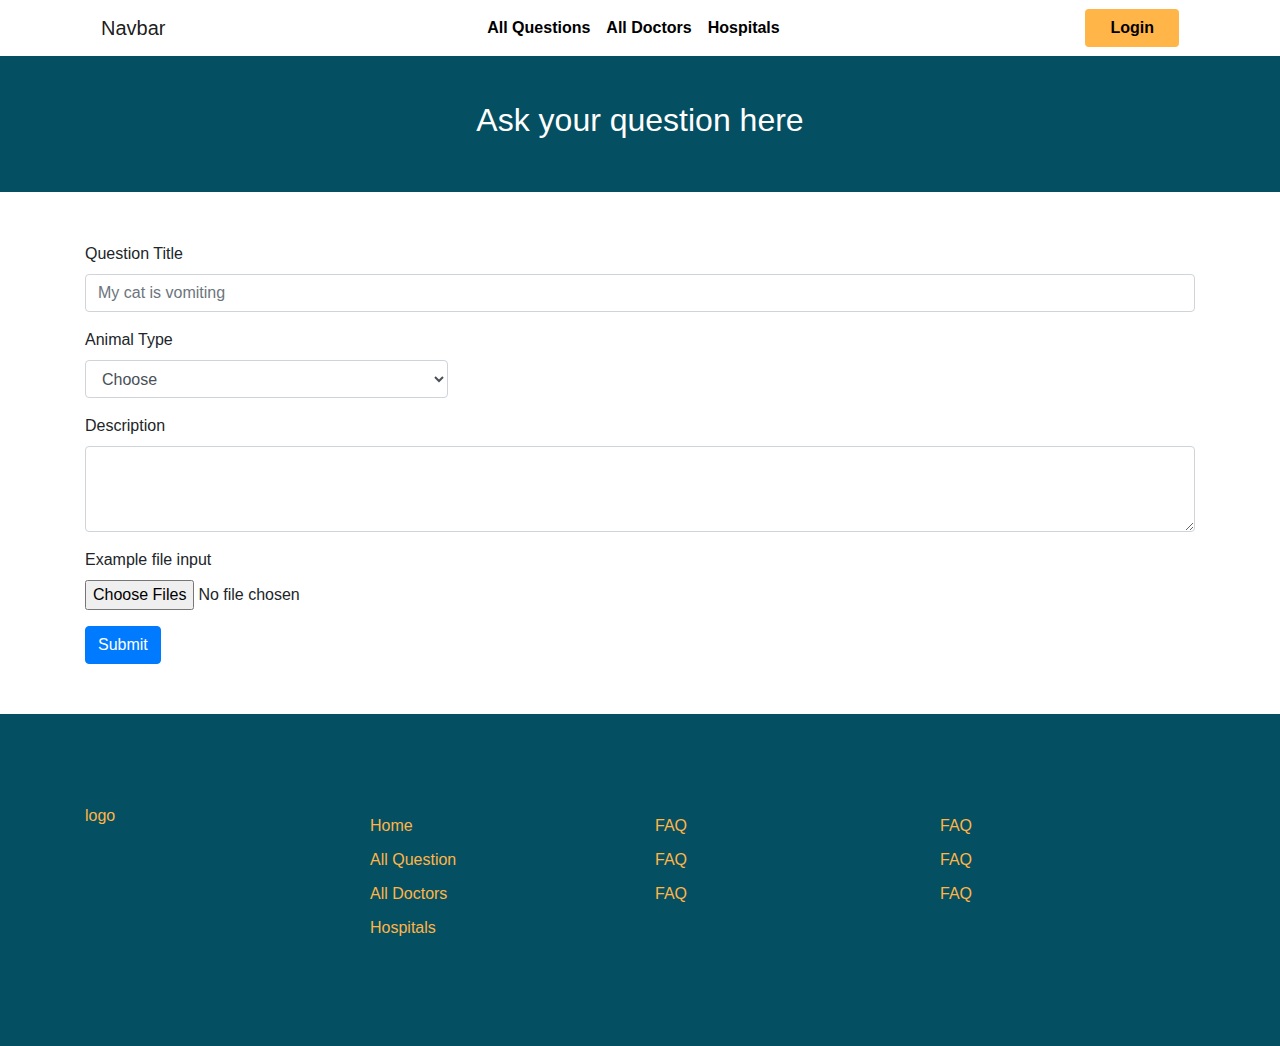
<file: ask-question.html>
<!DOCTYPE html>
<html lang="en">
  <head>
    <meta charset="UTF-8" />
    <meta name="viewport" content="width=device-width, initial-scale=1.0" />
    <title>Woofs&Paws</title>
    <link
      rel="stylesheet"
      href="https://maxcdn.bootstrapcdn.com/bootstrap/4.0.0/css/bootstrap.min.css"
      integrity="sha384-Gn5384xqQ1aoWXA+058RXPxPg6fy4IWvTNh0E263XmFcJlSAwiGgFAW/dAiS6JXm"
      crossorigin="anonymous"
    />
    <link
      rel="stylesheet"
      href="https://cdnjs.cloudflare.com/ajax/libs/font-awesome/5.15.2/css/all.min.css"
      integrity="sha512-HK5fgLBL+xu6dm/Ii3z4xhlSUyZgTT9tuc/hSrtw6uzJOvgRr2a9jyxxT1ely+B+xFAmJKVSTbpM/CuL7qxO8w=="
      crossorigin="anonymous"
    />
    <link rel="stylesheet" href="./resources/css/style.css" />
    <link rel="stylesheet" href="./resources/css/responsive.css" />
  </head>
  <body>
    <div class="header">
      <div class="container">
        <nav class="navbar navbar-expand-lg navbar-light">
          <a class="navbar-brand" href="index.html">Navbar</a>
          <button
            class="navbar-toggler"
            type="button"
            data-toggle="collapse"
            data-target="#navbarTogglerDemo02"
            aria-controls="navbarTogglerDemo02"
            aria-expanded="false"
            aria-label="Toggle navigation"
          >
            <span class="navbar-toggler-icon"></span>
          </button>

          <div class="collapse navbar-collapse" id="navbarTogglerDemo02">
            <ul class="navbar-nav mr-auto ml-auto mt-2 mt-lg-0">
              <li class="nav-item">
                <a class="nav-link" href="all-questions.html">All Questions </a>
              </li>
              <li class="nav-item">
                <a class="nav-link" href="all-doctors.html">All Doctors</a>
              </li>
              <li class="nav-item">
                <a class="nav-link" href="all-hospitals.html">Hospitals</a>
              </li>
            </ul>
            <form class="form-inline my-2 my-lg-0">
              <button class="btn btn-default my-2 my-sm-0 px-4 primary-button">
                Login
              </button>
            </form>
          </div>
        </nav>
      </div>
      <div class="title-section">
        <h2>Ask your question here</h2>
      </div>
    </div>

    <div class="ask-question">
      <div class="container">
        <div class="row">
          <div class="col-md-12">
            <form>
              <div class="form-group">
                <label for="questionTitle">Question Title</label>
                <input
                  type="text"
                  class="form-control"
                  id="questionTitle"
                  placeholder="My cat is vomiting"
                />
              </div>
              <div class="form-row">
                <div class="form-group col-md-4">
                  <label for="inputState">Animal Type</label>
                  <select id="inputState" class="form-control">
                    <option selected disabled>Choose</option>
                    <option>Cat</option>
                    <option>Dog</option>
                    <option>Bird</option>
                    <option>Rabbit</option>
                  </select>
                </div>
              </div>
              <div class="form-group">
                <label for="exampleFormControlTextarea1">Description</label>
                <textarea class="form-control" id="exampleFormControlTextarea1" rows="3"></textarea>
              </div>
              <div class="form-group">
                <label for="exampleFormControlFile1">Example file input</label>
                <input type="file" class="form-control-file" id="exampleFormControlFile1" multiple>
              </div>
              
              <button type="submit" class="btn btn-primary">Submit</button>
            </form>
          </div>
        </div>
      </div>
    </div>

    <footer>
      <div class="section footer-section">
        <div class="container">
          <div class="row">
            <div class="col-md-3">
              <p>logo</p>
            </div>
            <div class="col-md-3">
              <ul>
                <li>Home</li>
                <li>All Question</li>
                <li>All Doctors</li>
                <li>Hospitals</li>
              </ul>
            </div>
            <div class="col-md-3">
              <ul>
                <li>FAQ</li>
                <li>FAQ</li>
                <li>FAQ</li>
              </ul>
            </div>
            <div class="col-md-3">
              <ul>
                <li>FAQ</li>
                <li>FAQ</li>
                <li>FAQ</li>
              </ul>
            </div>
          </div>
        </div>
      </div>
    </footer>

    <script
      src="https://code.jquery.com/jquery-3.2.1.slim.min.js"
      integrity="sha384-KJ3o2DKtIkvYIK3UENzmM7KCkRr/rE9/Qpg6aAZGJwFDMVNA/GpGFF93hXpG5KkN"
      crossorigin="anonymous"
    ></script>
    <script
      src="https://cdnjs.cloudflare.com/ajax/libs/popper.js/1.12.9/umd/popper.min.js"
      integrity="sha384-ApNbgh9B+Y1QKtv3Rn7W3mgPxhU9K/ScQsAP7hUibX39j7fakFPskvXusvfa0b4Q"
      crossorigin="anonymous"
    ></script>
    <script
      src="https://maxcdn.bootstrapcdn.com/bootstrap/4.0.0/js/bootstrap.min.js"
      integrity="sha384-JZR6Spejh4U02d8jOt6vLEHfe/JQGiRRSQQxSfFWpi1MquVdAyjUar5+76PVCmYl"
      crossorigin="anonymous"
    ></script>
  </body>
</html>
</file>
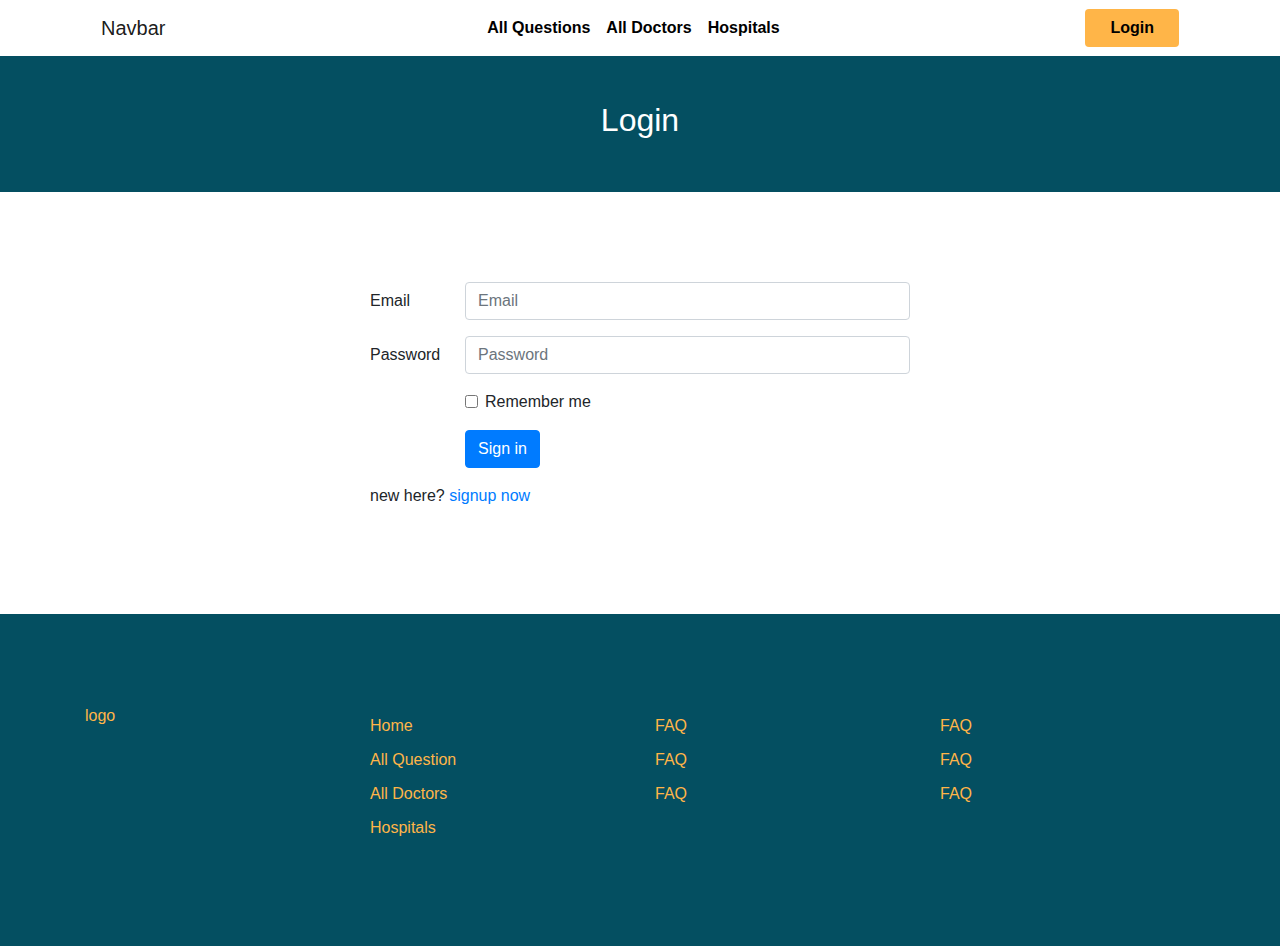
<file: login.html>
<!DOCTYPE html>
<html lang="en">
  <head>
    <meta charset="UTF-8" />
    <meta name="viewport" content="width=device-width, initial-scale=1.0" />
    <title>Woofs&Paws</title>
    <link
      rel="stylesheet"
      href="https://maxcdn.bootstrapcdn.com/bootstrap/4.0.0/css/bootstrap.min.css"
      integrity="sha384-Gn5384xqQ1aoWXA+058RXPxPg6fy4IWvTNh0E263XmFcJlSAwiGgFAW/dAiS6JXm"
      crossorigin="anonymous"
    />
    <link
      rel="stylesheet"
      href="https://cdnjs.cloudflare.com/ajax/libs/font-awesome/5.15.2/css/all.min.css"
      integrity="sha512-HK5fgLBL+xu6dm/Ii3z4xhlSUyZgTT9tuc/hSrtw6uzJOvgRr2a9jyxxT1ely+B+xFAmJKVSTbpM/CuL7qxO8w=="
      crossorigin="anonymous"
    />
    <link rel="stylesheet" href="./resources/css/style.css" />
    <link rel="stylesheet" href="./resources/css/responsive.css" />
  </head>
  <body>
    <div class="header">
      <div class="container">
        <nav class="navbar navbar-expand-lg navbar-light">
          <a class="navbar-brand" href="index.html">Navbar</a>
          <button
            class="navbar-toggler"
            type="button"
            data-toggle="collapse"
            data-target="#navbarTogglerDemo02"
            aria-controls="navbarTogglerDemo02"
            aria-expanded="false"
            aria-label="Toggle navigation"
          >
            <span class="navbar-toggler-icon"></span>
          </button>

          <div class="collapse navbar-collapse" id="navbarTogglerDemo02">
            <ul class="navbar-nav mr-auto ml-auto mt-2 mt-lg-0">
              <li class="nav-item">
                <a class="nav-link" href="all-questions.html">All Questions </a>
              </li>
              <li class="nav-item">
                <a class="nav-link" href="all-doctors.html">All Doctors</a>
              </li>
              <li class="nav-item">
                <a class="nav-link" href="all-hospitals.html">Hospitals</a>
              </li>
            </ul>
            <form class="form-inline my-2 my-lg-0">
              <button class="btn btn-default my-2 my-sm-0 px-4 primary-button">
                Login
              </button>
            </form>
          </div>
        </nav>
      </div>
      <div class="title-section">
        <h2>Login</h2>
      </div>
    </div>

    <!-- user profile -->

    <div class="section profile-section">
      <div class="container">
        <div class="row justify-content-md-center">
          <div class="col-md-6">
            <form>
              <div class="form-group row">
                <label for="inputEmail3" class="col-sm-2 col-form-label"
                  >Email</label
                >
                <div class="col-sm-10">
                  <input
                    type="email"
                    class="form-control"
                    id="inputEmail3"
                    placeholder="Email"
                  />
                </div>
              </div>
              <div class="form-group row">
                <label for="inputPassword3" class="col-sm-2 col-form-label"
                  >Password</label
                >
                <div class="col-sm-10">
                  <input
                    type="password"
                    class="form-control"
                    id="inputPassword3"
                    placeholder="Password"
                  />
                </div>
              </div>
              <div class="form-group row">
                <div class="col-sm-10 offset-md-2">
                  <div class="form-check">
                    <input
                      class="form-check-input"
                      type="checkbox"
                      id="gridCheck1"
                    />
                    <label class="form-check-label" for="gridCheck1">
                      Remember me
                    </label>
                  </div>
                </div>
              </div>
              <div class="form-group row">
                <div class="col-sm-10 offset-md-2">
                  <button type="submit" class="btn btn-primary">Sign in</button>
                </div>
              </div>
            </form>

            <p>new here? <a href="registration.html">signup now</a></p>
          </div>
        </div>
      </div>
    </div>

    <footer>
      <div class="section footer-section">
        <div class="container">
          <div class="row">
            <div class="col-md-3">
              <p>logo</p>
            </div>
            <div class="col-md-3">
              <ul>
                <li>Home</li>
                <li>All Question</li>
                <li>All Doctors</li>
                <li>Hospitals</li>
              </ul>
            </div>
            <div class="col-md-3">
              <ul>
                <li>FAQ</li>
                <li>FAQ</li>
                <li>FAQ</li>
              </ul>
            </div>
            <div class="col-md-3">
              <ul>
                <li>FAQ</li>
                <li>FAQ</li>
                <li>FAQ</li>
              </ul>
            </div>
          </div>
        </div>
      </div>
    </footer>

    <script
      src="https://code.jquery.com/jquery-3.2.1.slim.min.js"
      integrity="sha384-KJ3o2DKtIkvYIK3UENzmM7KCkRr/rE9/Qpg6aAZGJwFDMVNA/GpGFF93hXpG5KkN"
      crossorigin="anonymous"
    ></script>
    <script
      src="https://cdnjs.cloudflare.com/ajax/libs/popper.js/1.12.9/umd/popper.min.js"
      integrity="sha384-ApNbgh9B+Y1QKtv3Rn7W3mgPxhU9K/ScQsAP7hUibX39j7fakFPskvXusvfa0b4Q"
      crossorigin="anonymous"
    ></script>
    <script
      src="https://maxcdn.bootstrapcdn.com/bootstrap/4.0.0/js/bootstrap.min.js"
      integrity="sha384-JZR6Spejh4U02d8jOt6vLEHfe/JQGiRRSQQxSfFWpi1MquVdAyjUar5+76PVCmYl"
      crossorigin="anonymous"
    ></script>
    <script>
      $("#myModal").on("shown.bs.modal", function () {
        $("#myInput").trigger("focus");
      });
    </script>
  </body>
</html>
</file>
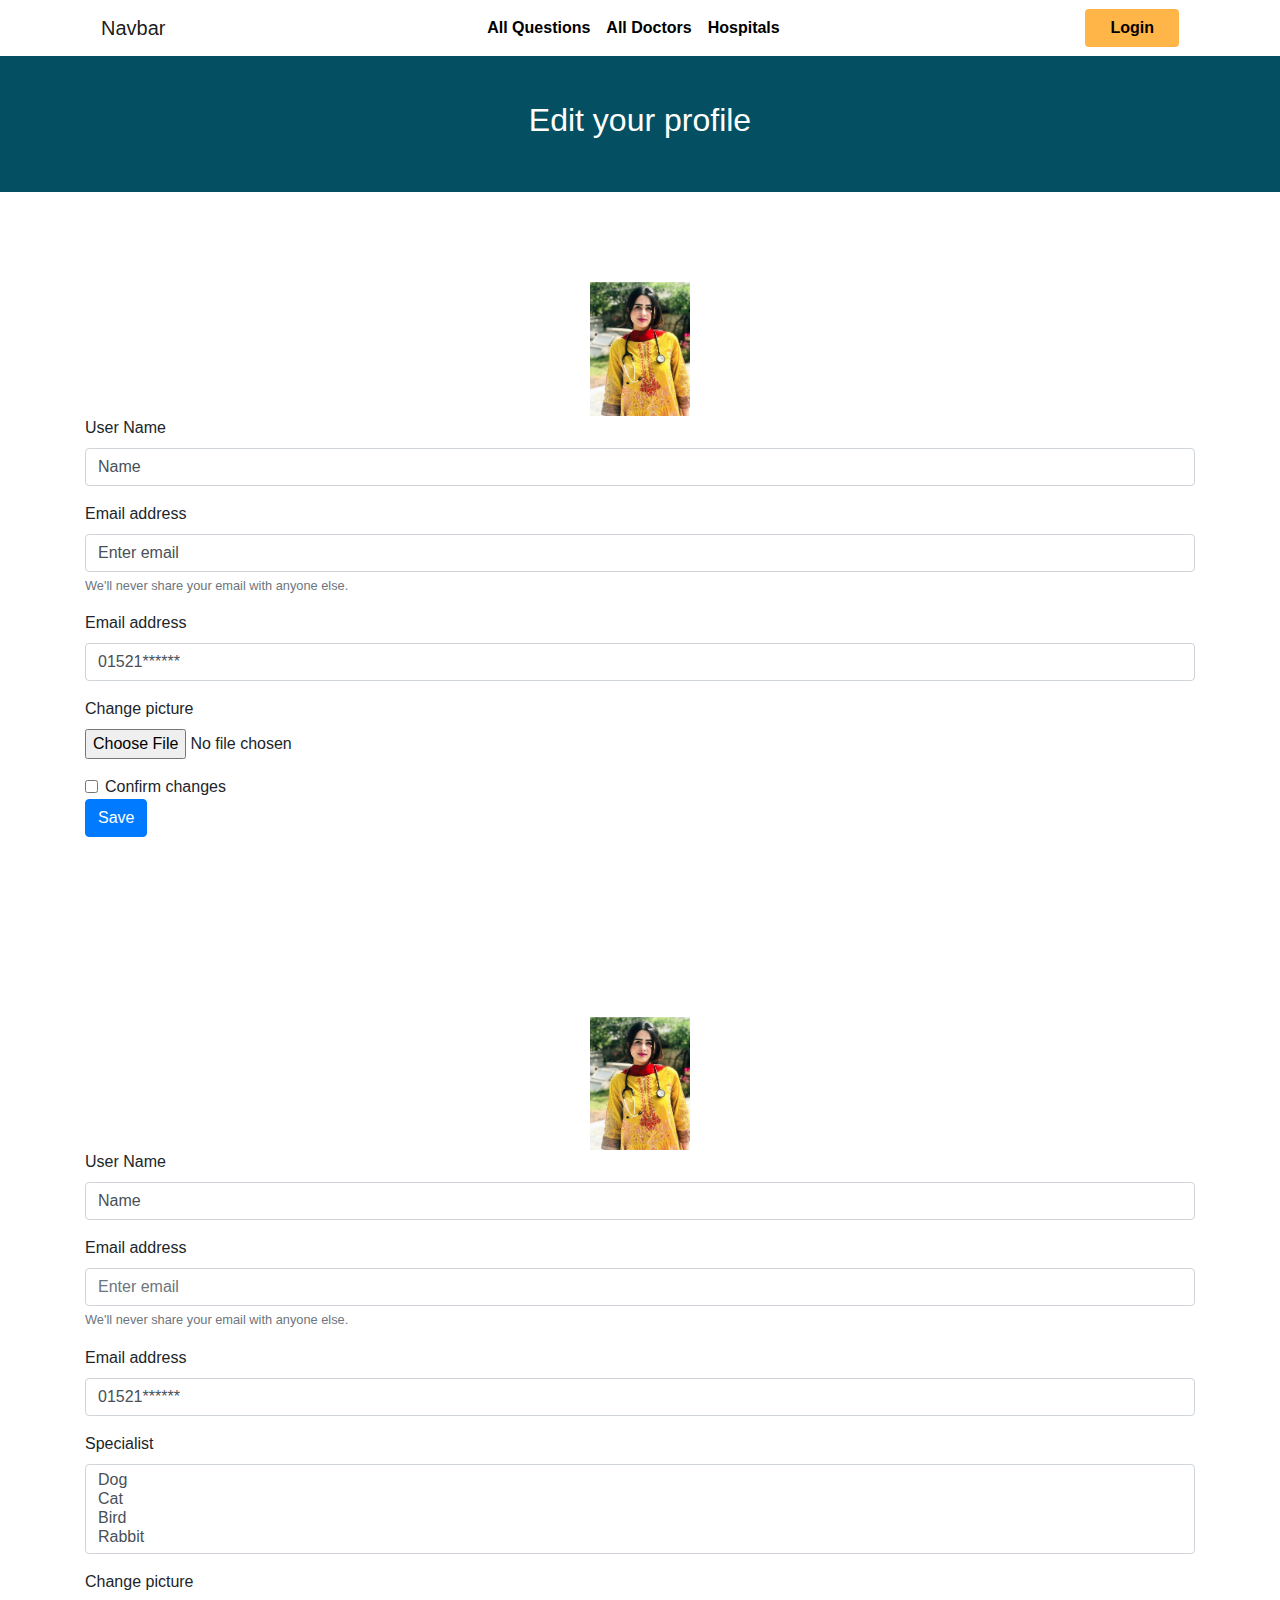
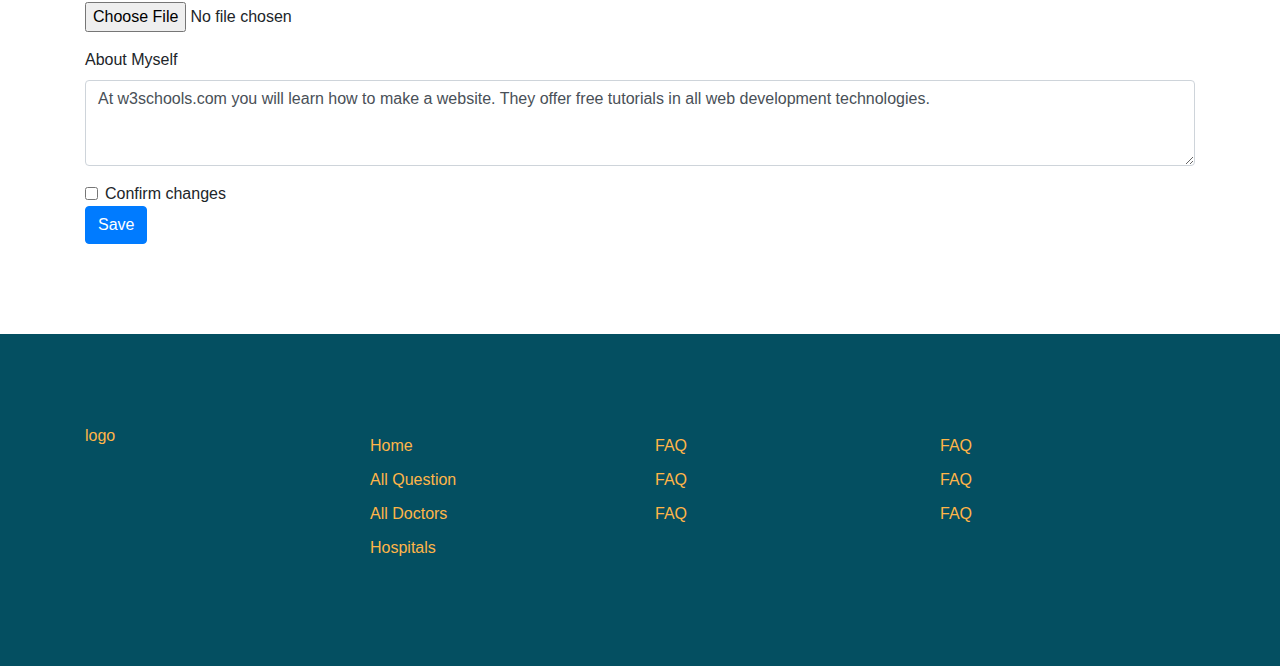
<file: profile.html>
<!DOCTYPE html>
<html lang="en">
  <head>
    <meta charset="UTF-8" />
    <meta name="viewport" content="width=device-width, initial-scale=1.0" />
    <title>Woofs&Paws</title>
    <link
      rel="stylesheet"
      href="https://maxcdn.bootstrapcdn.com/bootstrap/4.0.0/css/bootstrap.min.css"
      integrity="sha384-Gn5384xqQ1aoWXA+058RXPxPg6fy4IWvTNh0E263XmFcJlSAwiGgFAW/dAiS6JXm"
      crossorigin="anonymous"
    />
    <link
      rel="stylesheet"
      href="https://cdnjs.cloudflare.com/ajax/libs/font-awesome/5.15.2/css/all.min.css"
      integrity="sha512-HK5fgLBL+xu6dm/Ii3z4xhlSUyZgTT9tuc/hSrtw6uzJOvgRr2a9jyxxT1ely+B+xFAmJKVSTbpM/CuL7qxO8w=="
      crossorigin="anonymous"
    />
    <link rel="stylesheet" href="./resources/css/style.css" />
    <link rel="stylesheet" href="./resources/css/responsive.css" />
  </head>
  <body>
    <div class="header">
      <div class="container">
        <nav class="navbar navbar-expand-lg navbar-light">
          <a class="navbar-brand" href="index.html">Navbar</a>
          <button
            class="navbar-toggler"
            type="button"
            data-toggle="collapse"
            data-target="#navbarTogglerDemo02"
            aria-controls="navbarTogglerDemo02"
            aria-expanded="false"
            aria-label="Toggle navigation"
          >
            <span class="navbar-toggler-icon"></span>
          </button>

          <div class="collapse navbar-collapse" id="navbarTogglerDemo02">
            <ul class="navbar-nav mr-auto ml-auto mt-2 mt-lg-0">
              <li class="nav-item">
                <a class="nav-link" href="all-questions.html">All Questions </a>
              </li>
              <li class="nav-item">
                <a class="nav-link" href="all-doctors.html">All Doctors</a>
              </li>
              <li class="nav-item">
                <a class="nav-link" href="all-hospitals.html">Hospitals</a>
              </li>
            </ul>
            <form class="form-inline my-2 my-lg-0">
              <button class="btn btn-default my-2 my-sm-0 px-4 primary-button">
                Login
              </button>
            </form>
          </div>
        </nav>
      </div>
      <div class="title-section">
        <h2>Edit your profile</h2>
      </div>
    </div>

    <!-- user profile -->

    <div class="section profile-section">
      <div class="container">
        <div class="row">
          <div class="col-md-12">
            <div class="profile-img">
              <img src="./resources/images/doc-2.png" alt="" />
            </div>
            <form>
              <div class="form-group">
                <label for="exampleInputName">User Name</label>
                <input
                  type="name"
                  class="form-control"
                  id="exampleInputName"
                  value="Name"
                />
              </div>
              <div class="form-group">
                <label for="exampleInputEmail">Email address</label>
                <input
                  type="email"
                  class="form-control"
                  id="exampleInputEmail"
                  aria-describedby="emailHelp"
                  value="Enter email"
                />
                <small id="emailHelp" class="form-text text-muted"
                  >We'll never share your email with anyone else.</small
                >
              </div>
              <div class="form-group">
                <label for="exampleInputContact">Email address</label>
                <input
                  type="text"
                  class="form-control"
                  id="exampleInputContact"
                  value="01521******"
                />
              </div>
              <div class="form-group">
                <label for="exampleFormControlFile1">Change picture</label>
                <input
                  type="file"
                  class="form-control-file"
                  id="exampleFormControlFile1"
                />
              </div>
              <div class="form-check">
                <input
                  type="checkbox"
                  class="form-check-input"
                  id="exampleCheck1"
                />
                <label class="form-check-label" for="exampleCheck1"
                  >Confirm changes</label
                >
              </div>
              <button type="submit" class="btn btn-primary">Save</button>
            </form>
          </div>
        </div>
      </div>
    </div>

    <!-- doctor profile -->

    <div class="section profile-section">
      <div class="container">
        <div class="row">
          <div class="col-md-12">
            <div class="profile-img">
              <img src="./resources/images/doc-2.png" alt="" />
            </div>
            <form>
              <div class="form-group">
                <label for="exampleInputName">User Name</label>
                <input
                  type="name"
                  class="form-control"
                  id="exampleInputName"
                  value="Name"
                />
              </div>
              <div class="form-group">
                <label for="exampleInputEmail">Email address</label>
                <input
                  type="email"
                  class="form-control"
                  id="exampleInputEmail"
                  aria-describedby="emailHelp"
                  placeholder="Enter email"
                />
                <small id="emailHelp" class="form-text text-muted"
                  >We'll never share your email with anyone else.</small
                >
              </div>
              <div class="form-group">
                <label for="exampleInputContact">Email address</label>
                <input
                  type="text"
                  class="form-control"
                  id="exampleInputContact"
                  value="01521******"
                />
              </div>
              <div class="form-group">
                <label for="exampleFormControlSelect1">Specialist</label>
                <select
                  multiple
                  class="form-control"
                  id="exampleFormControlSelect1"
                >
                  <option>Dog</option>
                  <option>Cat</option>
                  <option>Bird</option>
                  <option>Rabbit</option>
                </select>
              </div>

              <div class="form-group">
                <label for="exampleFormControlFile1">Change picture</label>
                <input
                  type="file"
                  class="form-control-file"
                  id="exampleFormControlFile1"
                />
              </div>
              <div class="form-group">
                <label for="exampleFormControlTextarea1">About Myself</label>
                <textarea
                  style="text-align: left"
                  class="form-control"
                  id="exampleFormControlTextarea1"
                  rows="3"
                >
At w3schools.com you will learn how to make a website. They offer free tutorials in all web development technologies.
                </textarea>
              </div>
              <div class="form-check">
                <input
                  type="checkbox"
                  class="form-check-input"
                  id="exampleCheck1"
                />
                <label class="form-check-label" for="exampleCheck1"
                  >Confirm changes</label
                >
              </div>
              <button type="submit" class="btn btn-primary">Save</button>
            </form>
          </div>
        </div>
      </div>
    </div>

    <footer>
      <div class="section footer-section">
        <div class="container">
          <div class="row">
            <div class="col-md-3">
              <p>logo</p>
            </div>
            <div class="col-md-3">
              <ul>
                <li>Home</li>
                <li>All Question</li>
                <li>All Doctors</li>
                <li>Hospitals</li>
              </ul>
            </div>
            <div class="col-md-3">
              <ul>
                <li>FAQ</li>
                <li>FAQ</li>
                <li>FAQ</li>
              </ul>
            </div>
            <div class="col-md-3">
              <ul>
                <li>FAQ</li>
                <li>FAQ</li>
                <li>FAQ</li>
              </ul>
            </div>
          </div>
        </div>
      </div>
    </footer>

    <script
      src="https://code.jquery.com/jquery-3.2.1.slim.min.js"
      integrity="sha384-KJ3o2DKtIkvYIK3UENzmM7KCkRr/rE9/Qpg6aAZGJwFDMVNA/GpGFF93hXpG5KkN"
      crossorigin="anonymous"
    ></script>
    <script
      src="https://cdnjs.cloudflare.com/ajax/libs/popper.js/1.12.9/umd/popper.min.js"
      integrity="sha384-ApNbgh9B+Y1QKtv3Rn7W3mgPxhU9K/ScQsAP7hUibX39j7fakFPskvXusvfa0b4Q"
      crossorigin="anonymous"
    ></script>
    <script
      src="https://maxcdn.bootstrapcdn.com/bootstrap/4.0.0/js/bootstrap.min.js"
      integrity="sha384-JZR6Spejh4U02d8jOt6vLEHfe/JQGiRRSQQxSfFWpi1MquVdAyjUar5+76PVCmYl"
      crossorigin="anonymous"
    ></script>
    <script>
      $("#myModal").on("shown.bs.modal", function () {
        $("#myInput").trigger("focus");
      });
    </script>
  </body>
</html>
</file>
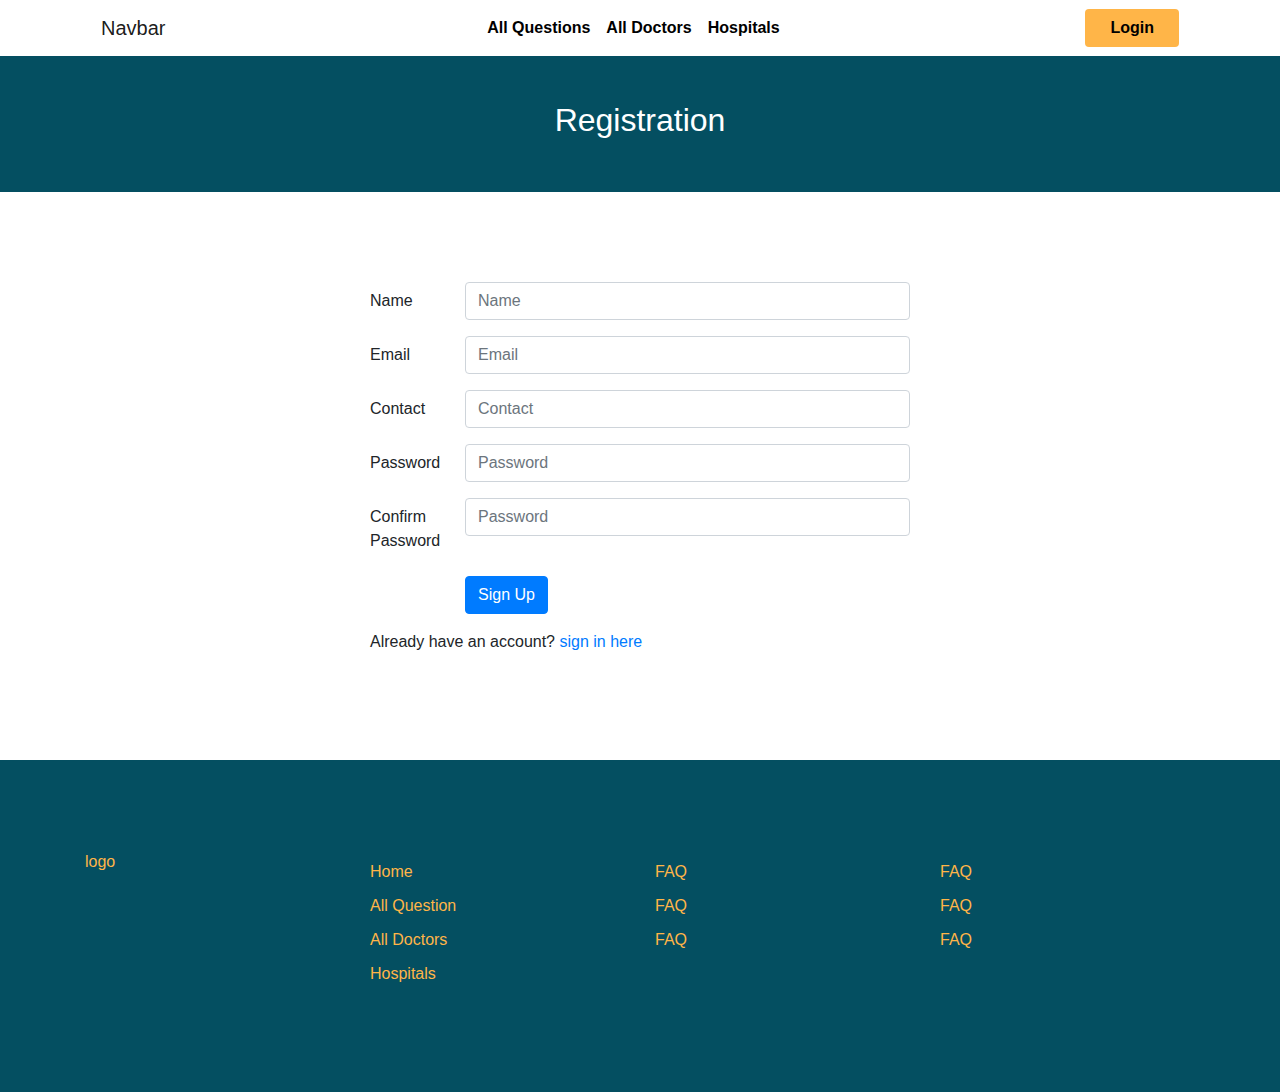
<file: registration.html>
<!DOCTYPE html>
<html lang="en">
  <head>
    <meta charset="UTF-8" />
    <meta name="viewport" content="width=device-width, initial-scale=1.0" />
    <title>Woofs&Paws</title>
    <link
      rel="stylesheet"
      href="https://maxcdn.bootstrapcdn.com/bootstrap/4.0.0/css/bootstrap.min.css"
      integrity="sha384-Gn5384xqQ1aoWXA+058RXPxPg6fy4IWvTNh0E263XmFcJlSAwiGgFAW/dAiS6JXm"
      crossorigin="anonymous"
    />
    <link
      rel="stylesheet"
      href="https://cdnjs.cloudflare.com/ajax/libs/font-awesome/5.15.2/css/all.min.css"
      integrity="sha512-HK5fgLBL+xu6dm/Ii3z4xhlSUyZgTT9tuc/hSrtw6uzJOvgRr2a9jyxxT1ely+B+xFAmJKVSTbpM/CuL7qxO8w=="
      crossorigin="anonymous"
    />
    <link rel="stylesheet" href="./resources/css/style.css" />
    <link rel="stylesheet" href="./resources/css/responsive.css" />
  </head>
  <body>
    <div class="header">
      <div class="container">
        <nav class="navbar navbar-expand-lg navbar-light">
          <a class="navbar-brand" href="index.html">Navbar</a>
          <button
            class="navbar-toggler"
            type="button"
            data-toggle="collapse"
            data-target="#navbarTogglerDemo02"
            aria-controls="navbarTogglerDemo02"
            aria-expanded="false"
            aria-label="Toggle navigation"
          >
            <span class="navbar-toggler-icon"></span>
          </button>

          <div class="collapse navbar-collapse" id="navbarTogglerDemo02">
            <ul class="navbar-nav mr-auto ml-auto mt-2 mt-lg-0">
              <li class="nav-item">
                <a class="nav-link" href="all-questions.html">All Questions </a>
              </li>
              <li class="nav-item">
                <a class="nav-link" href="all-doctors.html">All Doctors</a>
              </li>
              <li class="nav-item">
                <a class="nav-link" href="all-hospitals.html">Hospitals</a>
              </li>
            </ul>
            <form class="form-inline my-2 my-lg-0">
              <button class="btn btn-default my-2 my-sm-0 px-4 primary-button">
                Login
              </button>
            </form>
          </div>
        </nav>
      </div>
      <div class="title-section">
        <h2>Registration</h2>
      </div>
    </div>

    <!-- user profile -->

    <div class="section profile-section">
      <div class="container">
        <div class="row justify-content-md-center">
          <div class="col-md-6">
            <form>
                <div class="form-group row">
                  <label for="inputEmail3" class="col-sm-2 col-form-label"
                    >Name</label
                  >
                  <div class="col-sm-10">
                    <input
                      type="text"
                      class="form-control"
                      id="inputEmail3"
                      placeholder="Name"
                    />
                  </div>
                </div>
                <div class="form-group row">
                  <label for="inputEmail3" class="col-sm-2 col-form-label"
                    >Email</label
                  >
                  <div class="col-sm-10">
                    <input
                      type="email"
                      class="form-control"
                      id="inputEmail3"
                      placeholder="Email"
                    />
                  </div>
                </div>
                <div class="form-group row">
                  <label for="inputContact" class="col-sm-2 col-form-label"
                    >Contact</label
                  >
                  <div class="col-sm-10">
                    <input
                      type="text"
                      class="form-control"
                      id="inputEmail3"
                      placeholder="Contact"
                    />
                  </div>
                </div>
                <div class="form-group row">
                  <label for="inputPassword3" class="col-sm-2 col-form-label"
                    >Password</label
                  >
                  <div class="col-sm-10">
                    <input
                      type="password"
                      class="form-control"
                      id="inputPassword3"
                      placeholder="Password"
                    />
                  </div>
                </div>
                <div class="form-group row">
                  <label for="inputPassword3" class="col-sm-2 col-form-label"
                    >Confirm Password</label
                  >
                  <div class="col-sm-10">
                    <input
                      type="password"
                      class="form-control"
                      id="inputPassword3"
                      placeholder="Password"
                    />
                  </div>
                </div>
                <div class="form-group row">
                  <div class="col-sm-10 offset-md-2">
                    <button type="submit" class="btn btn-primary">Sign Up</button>
                  </div>
                </div>
              </form>

            <p>Already have an account? <a href="login.html">sign in here</a></p>
          </div>
        </div>
      </div>
    </div>

    <footer>
      <div class="section footer-section">
        <div class="container">
          <div class="row">
            <div class="col-md-3">
              <p>logo</p>
            </div>
            <div class="col-md-3">
              <ul>
                <li>Home</li>
                <li>All Question</li>
                <li>All Doctors</li>
                <li>Hospitals</li>
              </ul>
            </div>
            <div class="col-md-3">
              <ul>
                <li>FAQ</li>
                <li>FAQ</li>
                <li>FAQ</li>
              </ul>
            </div>
            <div class="col-md-3">
              <ul>
                <li>FAQ</li>
                <li>FAQ</li>
                <li>FAQ</li>
              </ul>
            </div>
          </div>
        </div>
      </div>
    </footer>

    <script
      src="https://code.jquery.com/jquery-3.2.1.slim.min.js"
      integrity="sha384-KJ3o2DKtIkvYIK3UENzmM7KCkRr/rE9/Qpg6aAZGJwFDMVNA/GpGFF93hXpG5KkN"
      crossorigin="anonymous"
    ></script>
    <script
      src="https://cdnjs.cloudflare.com/ajax/libs/popper.js/1.12.9/umd/popper.min.js"
      integrity="sha384-ApNbgh9B+Y1QKtv3Rn7W3mgPxhU9K/ScQsAP7hUibX39j7fakFPskvXusvfa0b4Q"
      crossorigin="anonymous"
    ></script>
    <script
      src="https://maxcdn.bootstrapcdn.com/bootstrap/4.0.0/js/bootstrap.min.js"
      integrity="sha384-JZR6Spejh4U02d8jOt6vLEHfe/JQGiRRSQQxSfFWpi1MquVdAyjUar5+76PVCmYl"
      crossorigin="anonymous"
    ></script>
    <script>
      $("#myModal").on("shown.bs.modal", function () {
        $("#myInput").trigger("focus");
      });
    </script>
  </body>
</html>
</file>
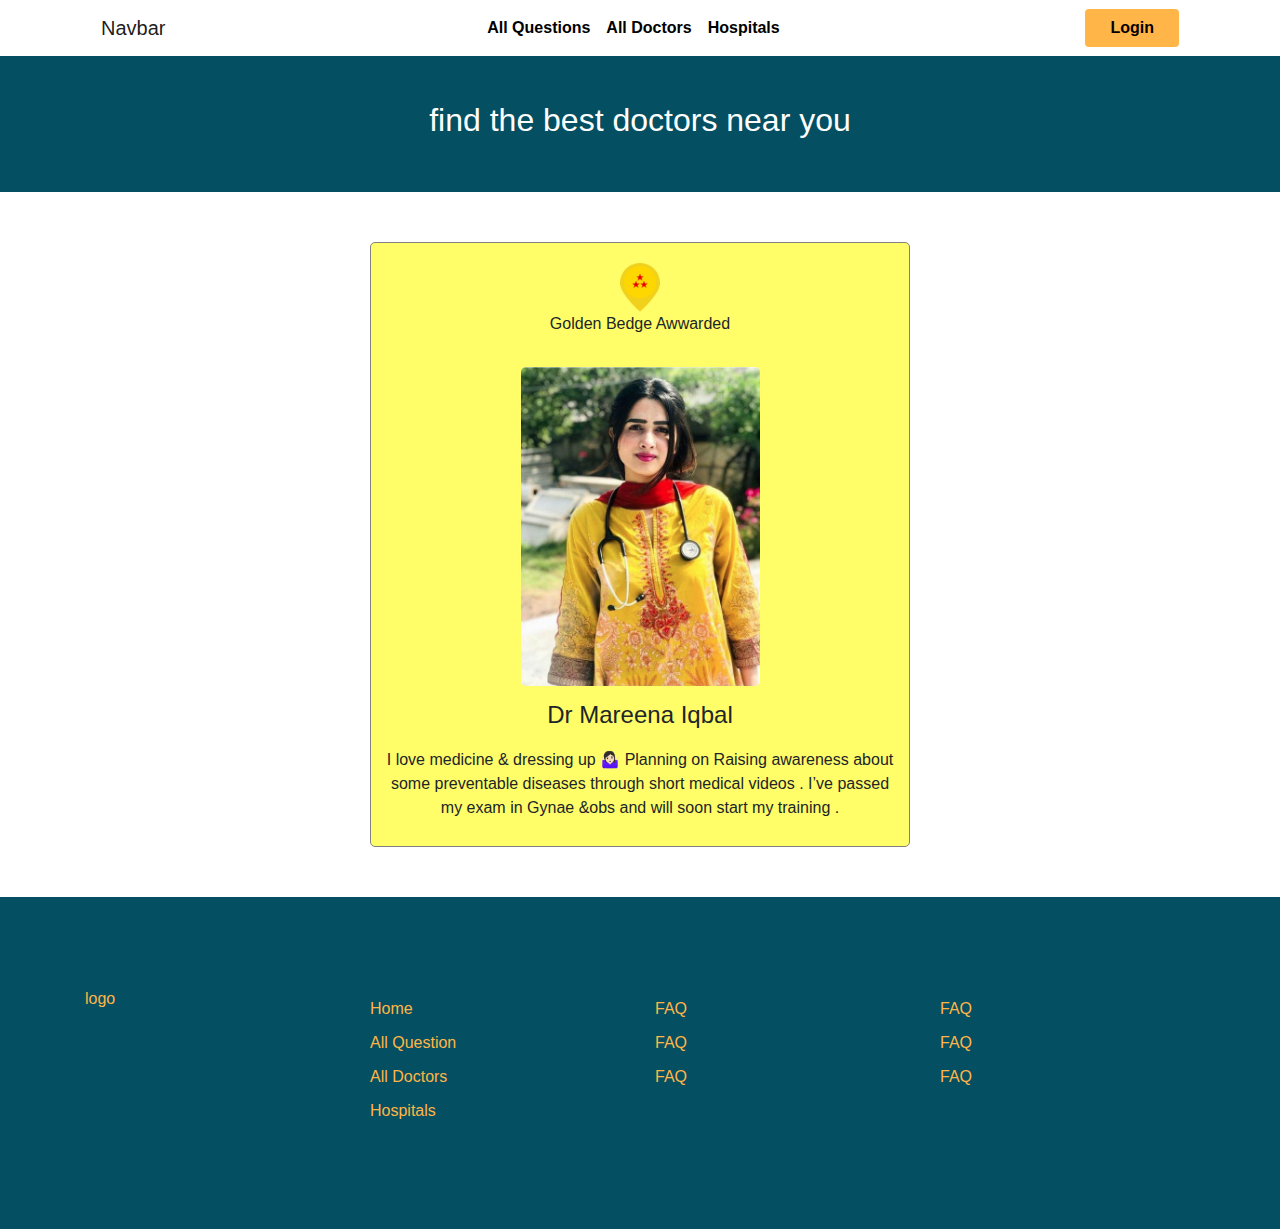
<file: single-doctor.html>
<!DOCTYPE html>
<html lang="en">
  <head>
    <meta charset="UTF-8" />
    <meta name="viewport" content="width=device-width, initial-scale=1.0" />
    <title>Woofs&Paws</title>
    <link
      rel="stylesheet"
      href="https://maxcdn.bootstrapcdn.com/bootstrap/4.0.0/css/bootstrap.min.css"
      integrity="sha384-Gn5384xqQ1aoWXA+058RXPxPg6fy4IWvTNh0E263XmFcJlSAwiGgFAW/dAiS6JXm"
      crossorigin="anonymous"
    />
    <link
      rel="stylesheet"
      href="https://cdnjs.cloudflare.com/ajax/libs/font-awesome/5.15.2/css/all.min.css"
      integrity="sha512-HK5fgLBL+xu6dm/Ii3z4xhlSUyZgTT9tuc/hSrtw6uzJOvgRr2a9jyxxT1ely+B+xFAmJKVSTbpM/CuL7qxO8w=="
      crossorigin="anonymous"
    />
    <link rel="stylesheet" href="./resources/css/style.css" />
    <link rel="stylesheet" href="./resources/css/responsive.css" />
  </head>
  <body>
    <div class="header">
      <div class="container">
        <nav class="navbar navbar-expand-lg navbar-light">
          <a class="navbar-brand" href="index.html">Navbar</a>
          <button
            class="navbar-toggler"
            type="button"
            data-toggle="collapse"
            data-target="#navbarTogglerDemo02"
            aria-controls="navbarTogglerDemo02"
            aria-expanded="false"
            aria-label="Toggle navigation"
          >
            <span class="navbar-toggler-icon"></span>
          </button>

          <div class="collapse navbar-collapse" id="navbarTogglerDemo02">
            <ul class="navbar-nav mr-auto ml-auto mt-2 mt-lg-0">
              <li class="nav-item">
                <a class="nav-link" href="all-questions.html">All Questions </a>
              </li>
              <li class="nav-item">
                <a class="nav-link" href="all-doctors.html">All Doctors</a>
              </li>
              <li class="nav-item">
                <a class="nav-link" href="all-hospitals.html">Hospitals</a>
              </li>
            </ul>
            <form class="form-inline my-2 my-lg-0">
              <button class="btn btn-default my-2 my-sm-0 px-4 primary-button">
                Login
              </button>
            </form>
          </div>
        </nav>
      </div>
      <div class="title-section">
        <h2>find the best doctors near you</h2>
      </div>
    </div>

      <div class="container">
        <div class="row justify-content-center">
          <div class="col col-md-6">
            <div class="single-doctor-card gold-doc">
              <div class="doctor-badge">
                <img class="bedge" src="./resources/images/gold.png" alt="">
                <p>Golden Bedge Awwarded</p>
              </div>
              <div class="doc-img">
                <img src="./resources/images/doc-2.png" alt="" />
              </div>
              <h4 class="doc-name">Dr Mareena Iqbal</h4>
              
              <p class="doc-description">
                I love medicine & dressing up 🤷🏻‍♀️ Planning on Raising awareness
                about some preventable diseases through short medical videos .
                I’ve passed my exam in Gynae &obs and will soon start my
                training .
              </p>
            </div>
          </div>

        </div>
      </div>

    <footer>
      <div class="section footer-section">
        <div class="container">
          <div class="row">
            <div class="col-md-3">
              <p>logo</p>
            </div>
            <div class="col-md-3">
              <ul>
                <li>Home</li>
                <li>All Question</li>
                <li>All Doctors</li>
                <li>Hospitals</li>
              </ul>
            </div>
            <div class="col-md-3">
              <ul>
                <li>FAQ</li>
                <li>FAQ</li>
                <li>FAQ</li>
              </ul>
            </div>
            <div class="col-md-3">
              <ul>
                <li>FAQ</li>
                <li>FAQ</li>
                <li>FAQ</li>
              </ul>
            </div>
          </div>
        </div>
      </div>
    </footer>

    <script
      src="https://code.jquery.com/jquery-3.2.1.slim.min.js"
      integrity="sha384-KJ3o2DKtIkvYIK3UENzmM7KCkRr/rE9/Qpg6aAZGJwFDMVNA/GpGFF93hXpG5KkN"
      crossorigin="anonymous"
    ></script>
    <script
      src="https://cdnjs.cloudflare.com/ajax/libs/popper.js/1.12.9/umd/popper.min.js"
      integrity="sha384-ApNbgh9B+Y1QKtv3Rn7W3mgPxhU9K/ScQsAP7hUibX39j7fakFPskvXusvfa0b4Q"
      crossorigin="anonymous"
    ></script>
    <script
      src="https://maxcdn.bootstrapcdn.com/bootstrap/4.0.0/js/bootstrap.min.js"
      integrity="sha384-JZR6Spejh4U02d8jOt6vLEHfe/JQGiRRSQQxSfFWpi1MquVdAyjUar5+76PVCmYl"
      crossorigin="anonymous"
    ></script>
  </body>
</html>
</file>
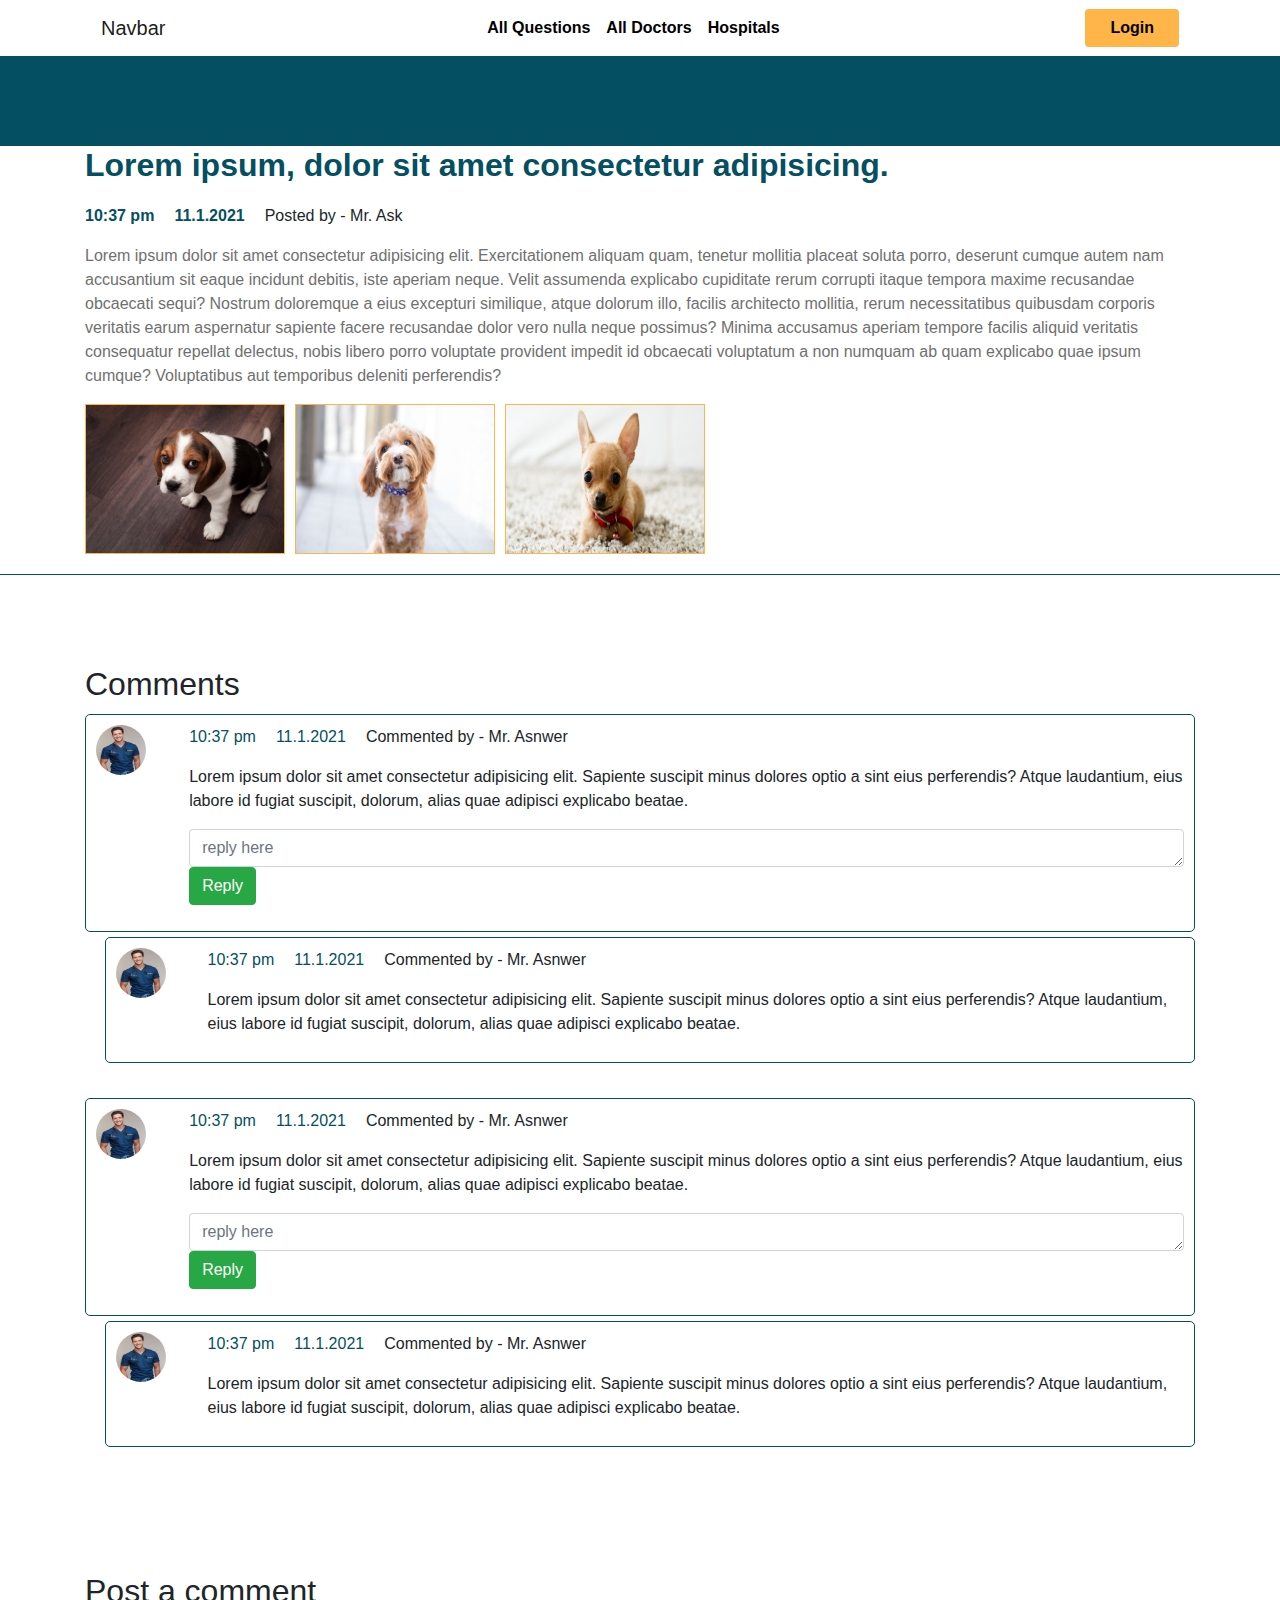
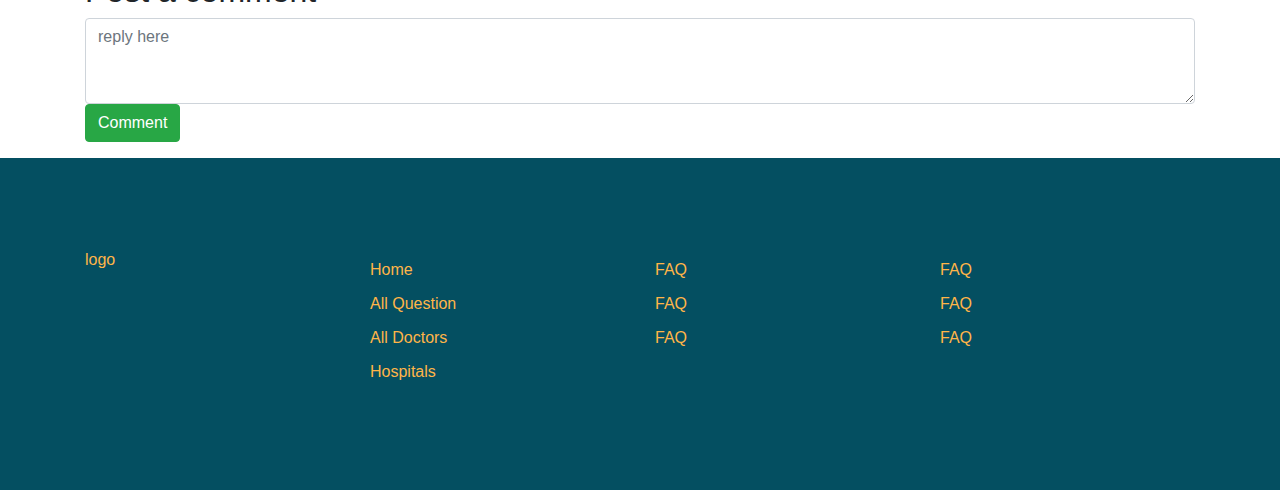
<file: single-question.html>
<!DOCTYPE html>
<html lang="en">
  <head>
    <meta charset="UTF-8" />
    <meta name="viewport" content="width=device-width, initial-scale=1.0" />
    <title>Woofs&Paws</title>
    <link
      rel="stylesheet"
      href="https://maxcdn.bootstrapcdn.com/bootstrap/4.0.0/css/bootstrap.min.css"
      integrity="sha384-Gn5384xqQ1aoWXA+058RXPxPg6fy4IWvTNh0E263XmFcJlSAwiGgFAW/dAiS6JXm"
      crossorigin="anonymous"
    />
    <link
      rel="stylesheet"
      href="https://cdnjs.cloudflare.com/ajax/libs/font-awesome/5.15.2/css/all.min.css"
      integrity="sha512-HK5fgLBL+xu6dm/Ii3z4xhlSUyZgTT9tuc/hSrtw6uzJOvgRr2a9jyxxT1ely+B+xFAmJKVSTbpM/CuL7qxO8w=="
      crossorigin="anonymous"
    />
    <link rel="stylesheet" href="./resources/css/style.css" />
    <link rel="stylesheet" href="./resources/css/responsive.css" />
  </head>
  <body>
    <div class="header">
      <div class="container">
        <nav class="navbar navbar-expand-lg navbar-light">
          <a class="navbar-brand" href="index.html">Navbar</a>
          <button
            class="navbar-toggler"
            type="button"
            data-toggle="collapse"
            data-target="#navbarTogglerDemo02"
            aria-controls="navbarTogglerDemo02"
            aria-expanded="false"
            aria-label="Toggle navigation"
          >
            <span class="navbar-toggler-icon"></span>
          </button>

          <div class="collapse navbar-collapse" id="navbarTogglerDemo02">
            <ul class="navbar-nav mr-auto ml-auto mt-2 mt-lg-0">
              <li class="nav-item">
                <a class="nav-link" href="all-questions.html">All Questions </a>
              </li>
              <li class="nav-item">
                <a class="nav-link" href="all-doctors.html">All Doctors</a>
              </li>
              <li class="nav-item">
                <a class="nav-link" href="all-hospitals.html">Hospitals</a>
              </li>
            </ul>
            <form class="form-inline my-2 my-lg-0">
              <button class="btn btn-default my-2 my-sm-0 px-4 primary-button">
                Login
              </button>
            </form>
          </div>
        </nav>
      </div>
      <div class="title-section"></div>
    </div>

    <div class="question-post">
      <div class="container">
        <h2 class="question-title">
          Lorem ipsum, dolor sit amet consectetur adipisicing.
        </h2>
        <div class="question-posted">
          <p class="question-posted-time">10:37 pm</p>
          <p class="question-posted-date">11.1.2021</p>
          <p>Posted by - Mr. Ask</p>
        </div>
        <p class="question-description">
          Lorem ipsum dolor sit amet consectetur adipisicing elit.
          Exercitationem aliquam quam, tenetur mollitia placeat soluta porro,
          deserunt cumque autem nam accusantium sit eaque incidunt debitis, iste
          aperiam neque. Velit assumenda explicabo cupiditate rerum corrupti
          itaque tempora maxime recusandae obcaecati sequi? Nostrum doloremque a
          eius excepturi similique, atque dolorum illo, facilis architecto
          mollitia, rerum necessitatibus quibusdam corporis veritatis earum
          aspernatur sapiente facere recusandae dolor vero nulla neque possimus?
          Minima accusamus aperiam tempore facilis aliquid veritatis consequatur
          repellat delectus, nobis libero porro voluptate provident impedit id
          obcaecati voluptatum a non numquam ab quam explicabo quae ipsum
          cumque? Voluptatibus aut temporibus deleniti perferendis?
        </p>
        <div class="question-images">
          <div type="button" data-toggle="modal" data-target="#exampleModal">
            <img src="./resources/images/pet1.jpg" alt="" />
          </div>
          <div type="button" data-toggle="modal" data-target="#exampleModal">
            <img src="./resources/images/pet2.jpg" alt="" />
          </div>
          <div type="button" data-toggle="modal" data-target="#exampleModal">
            <img src="./resources/images/pet3.jpg" alt="" />
          </div>
        </div>
      </div>
    </div>

    <div class="section question-comments">
      <div class="container">
        <h2>Comments</h2>
        <div class="all-comments">
          <div class="single-comment">
            <div class="comment">
              <div class="row">
                <div class="col-md-1">
                  <img
                    class="comment-pro-pic"
                    src="./resources/images/doc-1.png"
                    alt=""
                  />
                </div>
                <div class="col-md-11">
                  <div class="comment-posted">
                    <p class="comment-posted-time">10:37 pm</p>
                    <p class="comment-posted-date">11.1.2021</p>
                    <p>Commented by - Mr. Asnwer</p>
                  </div>
                  <p class="comment-body">
                    Lorem ipsum dolor sit amet consectetur adipisicing elit.
                    Sapiente suscipit minus dolores optio a sint eius
                    perferendis? Atque laudantium, eius labore id fugiat
                    suscipit, dolorum, alias quae adipisci explicabo beatae.
                  </p>
                  <div class="new-reply">
                    <form action="">
                      <div class="form-group">
                        <textarea
                          class="form-control"
                          id="exampleFormControlTextarea1"
                          rows="1"
                          placeholder="reply here"
                        ></textarea>
                        <button type="submit" class="btn btn-success">
                          Reply
                        </button>
                      </div>
                    </form>
                  </div>
                </div>
              </div>
            </div>
            <div class="comment-reply">
              <div class="comment">
                <div class="row">
                  <div class="col-md-1">
                    <img
                      class="comment-pro-pic"
                      src="./resources/images/doc-1.png"
                      alt=""
                    />
                  </div>
                  <div class="col-md-11">
                    <div class="comment-posted">
                      <p class="comment-posted-time">10:37 pm</p>
                      <p class="comment-posted-date">11.1.2021</p>
                      <p>Commented by - Mr. Asnwer</p>
                    </div>
                    <p class="comment-body">
                      Lorem ipsum dolor sit amet consectetur adipisicing elit.
                      Sapiente suscipit minus dolores optio a sint eius
                      perferendis? Atque laudantium, eius labore id fugiat
                      suscipit, dolorum, alias quae adipisci explicabo beatae.
                    </p>
                  </div>
                </div>
              </div>
            </div>
          </div>

          <div class="single-comment">
            <div class="comment">
              <div class="row">
                <div class="col-md-1">
                  <img
                    class="comment-pro-pic"
                    src="./resources/images/doc-1.png"
                    alt=""
                  />
                </div>
                <div class="col-md-11">
                  <div class="comment-posted">
                    <p class="comment-posted-time">10:37 pm</p>
                    <p class="comment-posted-date">11.1.2021</p>
                    <p>Commented by - Mr. Asnwer</p>
                  </div>
                  <p class="comment-body">
                    Lorem ipsum dolor sit amet consectetur adipisicing elit.
                    Sapiente suscipit minus dolores optio a sint eius
                    perferendis? Atque laudantium, eius labore id fugiat
                    suscipit, dolorum, alias quae adipisci explicabo beatae.
                  </p>
                  <div class="new-reply">
                    <form>
                      <div class="form-group">
                        <textarea
                          class="form-control"
                          id="exampleFormControlTextarea1"
                          rows="1"
                          placeholder="reply here"
                        ></textarea>
                        <button type="submit" class="btn btn-success">
                          Reply
                        </button>
                      </div>
                    </form>
                  </div>
                </div>
              </div>
            </div>
            <div class="comment-reply">
              <div class="comment">
                <div class="row">
                  <div class="col-md-1">
                    <img
                      class="comment-pro-pic"
                      src="./resources/images/doc-1.png"
                      alt=""
                    />
                  </div>
                  <div class="col-md-11">
                    <div class="comment-posted">
                      <p class="comment-posted-time">10:37 pm</p>
                      <p class="comment-posted-date">11.1.2021</p>
                      <p>Commented by - Mr. Asnwer</p>
                    </div>
                    <p class="comment-body">
                      Lorem ipsum dolor sit amet consectetur adipisicing elit.
                      Sapiente suscipit minus dolores optio a sint eius
                      perferendis? Atque laudantium, eius labore id fugiat
                      suscipit, dolorum, alias quae adipisci explicabo beatae.
                    </p>
                  </div>
                </div>
              </div>
            </div>
          </div>
        </div>
      </div>
    </div>
    
    <div class="post-comment">
      <div class="container">
        <h2>Post a comment</h2>
        <form action="">
          <div class="form-group">
            <textarea
              class="form-control"
              id="exampleFormControlTextarea1"
              rows="3"
              placeholder="reply here"
            ></textarea>
            <button type="submit" class="btn btn-success">Comment</button>
          </div>
        </form>
      </div>
    </div>

    <footer>
      <div class="section footer-section">
        <div class="container">
          <div class="row">
            <div class="col-md-3">
              <p>logo</p>
            </div>
            <div class="col-md-3">
              <ul>
                <li>Home</li>
                <li>All Question</li>
                <li>All Doctors</li>
                <li>Hospitals</li>
              </ul>
            </div>
            <div class="col-md-3">
              <ul>
                <li>FAQ</li>
                <li>FAQ</li>
                <li>FAQ</li>
              </ul>
            </div>
            <div class="col-md-3">
              <ul>
                <li>FAQ</li>
                <li>FAQ</li>
                <li>FAQ</li>
              </ul>
            </div>
          </div>
        </div>
      </div>
    </footer>

    <!-- Modal -->
    <div
      class="modal fade"
      id="exampleModal"
      tabindex="-1"
      role="dialog"
      aria-labelledby="exampleModalLabel"
      aria-hidden="true"
    >
      <div class="modal-dialog modal-lg" role="document">
        <div class="modal-content">
          <div class="modal-header">
            <button
              type="button"
              class="close"
              data-dismiss="modal"
              aria-label="Close"
            >
              <span aria-hidden="true">&times;</span>
            </button>
          </div>
          <div class="modal-body">
            <img style="width: 100%" src="./resources/images/pet1.jpg" alt="" />
          </div>
          <div class="modal-footer">
            <button
              type="button"
              class="btn btn-secondary"
              data-dismiss="modal"
            >
              Close
            </button>
          </div>
        </div>
      </div>
    </div>

    <script
      src="https://code.jquery.com/jquery-3.2.1.slim.min.js"
      integrity="sha384-KJ3o2DKtIkvYIK3UENzmM7KCkRr/rE9/Qpg6aAZGJwFDMVNA/GpGFF93hXpG5KkN"
      crossorigin="anonymous"
    ></script>
    <script
      src="https://cdnjs.cloudflare.com/ajax/libs/popper.js/1.12.9/umd/popper.min.js"
      integrity="sha384-ApNbgh9B+Y1QKtv3Rn7W3mgPxhU9K/ScQsAP7hUibX39j7fakFPskvXusvfa0b4Q"
      crossorigin="anonymous"
    ></script>
    <script
      src="https://maxcdn.bootstrapcdn.com/bootstrap/4.0.0/js/bootstrap.min.js"
      integrity="sha384-JZR6Spejh4U02d8jOt6vLEHfe/JQGiRRSQQxSfFWpi1MquVdAyjUar5+76PVCmYl"
      crossorigin="anonymous"
    ></script>
    <script>
      $("#myModal").on("shown.bs.modal", function () {
        $("#myInput").trigger("focus");
      });
    </script>
  </body>
</html>
</file>
<file: resources/css/style.css>
* {
  margin: 0;
  padding: 0;
}
h1,
h2,
h3,
h4,
h5,
h6 {
  font-family: Helvetica, sans-serif;
}
p,
a {
  font-family: sans-serif;
}

.header-color {
  color: #0b0837;
}
.text-color {
  color: #a8a7a7;
}
.theme-button {
  background-color: #044f61;
}
.primary-button {
  background-color: #ffb548;
  color: #000000;
  font-weight: 600;
}
.standard-button {
  border-radius: 15px;
  margin: 20px 0;
}

.section {
  padding: 10vh 0;
}
.section-header {
  font-size: 48px;
  color: #0b0837;
  margin: 20px 0;
}

/* nav */

.nav-item .nav-link {
  color: black !important;
  font-weight: 600;
}

/* header */
.index-header {
  background-image: url("../images/header-bg.png");
  background-color: #f5ffff;
  height: 100vh;
  width: 100%;
  background-position: center;
  background-repeat: no-repeat;
  background-size: cover;
}

.header-section-description {
  padding-bottom: 30px;
}

.header-section-description h2 {
  padding-top: 20px;
  font-size: 68px;
  font-weight: 600;
}
.header-section-description p {
  margin: 20px 0;
}
.header-section-description button {
  box-shadow: 1px 2px 5px 1px #bbbbbb;
  border-radius: 15px;
  margin: 20px 0;
}
.highlight-red {
  color: red;
}

.header-section-image img {
  padding: 10px;
  border: 1px solid white;
  border-radius: 20px;
}

/* about */
.about-section {
  margin: 20px 0;
}
.about-img img {
  width: 100%;
}
.about-content {
  padding-top: 100px;
}
.about-content p {
  padding: 20px 0;
}

/* why us */
.why-us-section {
  background-color: #f5ffff;
}

.why-us-card {
  background-color: #044f61;
  color: white;
  padding: 10%;
  border-radius: 5px;
  margin: 20px 0;
  box-shadow: 1px 2px 5px 1px #bbbbbb;
}

.why-us-card:hover {
  box-shadow: 2px 5px 10px 5px #adadad;
}
.why-us-card h4 {
  font-size: 24px;
}
.why-us-card p {
  margin: 20px 0 0;
  font-size: 16px;
  color: #e3e3e3;
}

/* need help */
.need-help-section {
  /* background-color: #f5ffff; */
  text-align: center;
}

.need-help-card {
  /* border: 2px solid #044f61; */
  background-color: #f5ffff;
  padding: 10%;
  border-radius: 5px;
  margin: 20px 0;
  box-shadow: 1px 2px 5px 1px #bbbbbb;
}
.need-help-card:hover {
  box-shadow: 2px 5px 10px 5px #adadad;
}
.need-help-card h4 {
  font-size: 24px;
  font-weight: 600;
  color: rgb(0, 0, 0);
}
.need-help-card p {
  margin: 20px 0;
  font-size: 16px;
  color: #252525;
}
.need-help-button {
  color: rgb(0, 0, 0);
  /* background-color: #044f61; */
  background-color: #ffb548;
}

/* footer */
.footer-section {
  background-color: #044f61;
  color: #ffb548;
}
.footer-section ul {
  list-style-type: none;
}
.footer-section ul li {
  margin: 10px 0;
}

/* title section */
.title-section {
  text-align: center;
  background-color: #044f61;
  padding: 5vh 0;
  color: #ffffff;
}

/* all doctors */
.doctor-card {
  text-align: center;
  height: 450px;
  margin: 20px 0;
  border: 1px solid gray;
  border-radius: 5px;
  overflow: scroll;
  /* overflow-x: hidden; */
}
.doctor-card::-webkit-scrollbar {
  display: none;
}
.doctor-card:hover {
  box-shadow: 2px 5px 10px 5px #adadad;
}
.doc-name {
  text-align: center;
}
.doc-img img {
  width: 50%;
  padding: 15px;
  /* height: 430px; */
  border-radius: 20px;
}
.doctor-badge{
  padding: 20px 0 0;
}
.bedge{
  /* font-size: 1em; */
  width: 40px;
}

.doc-description {
  padding: 10px;
}

.gold-doc{
  border: 1px solid rgb(207, 204, 0);
  background-color: rgb(255, 253, 104);
}
.silver-doc{
  border: 1px solid rgb(160 160 160);
  background-color: rgb(228 228 228);
}
.bronze-doc{
  border: 1px solid rgb(255 127 0);
  background-color: rgb(255 200 145);
}


/* all question */

.question-query {
  padding: 20px 0;
}

.ask-question,
.find-question {
  margin-bottom: 10px;
}

.single-question {
  padding: 20px;
  background-color: #f5ffff;
  border: 1px solid #044f61;
  border-radius: 5px;
  margin: 20px 0;
  text-align: left;
}

.single-question:hover {
  box-shadow: 2px 5px 10px 1px #bbbbbb;
}

.single-question a {
  text-decoration: none;
}

.single-question-title h4 {
  color: #044f61;
  font-weight: 600;
}

.single-question-body p {
  color: #a8a7a7;
}
.single-question-tags {
  display: flex;
  justify-content: start;
}
.single-tag {
  background-color: #044f61;
  color: white;
  width: auto;
  margin: 0 20px 0 0;
  padding: 2px 10px;
  border-radius: 5px;
}

/* all hospitals */
.hospital-card {
  text-align: center;
  height: 350px;
  margin: 20px 0;
  border: 1px solid gray;
  border-radius: 5px;
}

.hospital-card:hover {
  box-shadow: 2px 5px 10px 5px #adadad;
}
.doc-name {
  text-align: center;
}
.hospital-img img {
  width: 50%;
  padding: 20px 0px;
  /* height: 430px; */
}
.hospital-description {
  padding: 10px 0;
}

/* question post */
.question-post {
  border-bottom: 1px solid #044f61;
  padding-bottom: 20px;
}

.question-posted {
  display: flex;
  margin: 20px 0 0;
}
.question-posted-time,
.question-posted-date {
  margin-right: 20px;
  color: #044f61;
  font-weight: 700;
}
.question-title {
  color: #044f61;
  font-weight: 600;
}
.question-description {
  color: #707070;
}

.question-images {
  display: flex;
}
.question-images img {
  width: 200px;
  height: 150px;
  margin-right: 10px;
  border: 1px solid #ffb548;
}
.single-comment{
  padding: 0 0 20px;
  margin: 10px 0px;
}
.comment{
  border: 1px solid #044f61;
  padding: 10px;
  border-radius: 5px;
}
.comment-posted{
  display: flex;
}
.comment-posted-time, .comment-posted-date{
  margin: 0 20px 5px 0;
  color: #044f61;
}
.comment-reply{
  padding-left: 20px;
  margin: 5px 0;
}
.comment-pro-pic{
  width: 50px;
  border-radius: 50%;
  height: 50px;
}

/* profile */

.profile-img{
  display: flex;
  justify-content: center;
}

.profile-img img{
  width: 100px;
}

/* ask-question */

.ask-question{
  margin: 50px;
}


/* single doctor */

.single-doctor-card {
  text-align: center;
  margin: 20px 0;
  border: 1px solid gray;
  border-radius: 5px;
  margin: 50px 0;
  /* overflow-x: hidden; */
}
</file>
<file: resources/css/responsive.css>
@media only screen and (max-width: 768px) {
  body {
    text-align: center;
  }

  nav {
    text-align: left;
  }

  .index-header {
    height: auto;
    background: none;
    background-color: #f5ffff;
  }
  .header-section-description {
    margin-bottom: 50px;
  }
  .header-section-description h2 {
    padding-top: 20px;
    font-size: 48px;
    font-weight: 600;
  }

  .about-section .row {
    display: flex;
    flex-wrap: wrap;
    justify-content: space-between;
    flex-direction: column-reverse;
  }
  .about-content {
    padding-top: 0px;
    /* order: 1; */
  }
  .about-img {
    width: 100%;
    /* order: 2; */
  }

  .ask-question{
    text-align: left;
  }
}

/* Medium devices (landscape tablets, 768px and up) */
@media only screen and (max-width: 992px) and (min-width: 769px) {
  .index-header {
    height: auto;
  }
  .header-section-description h2 {
    padding-top: 20px;
    font-size: 48px;
  }

  .about-content {
    padding-top: 0px;
  }
}
</file>
